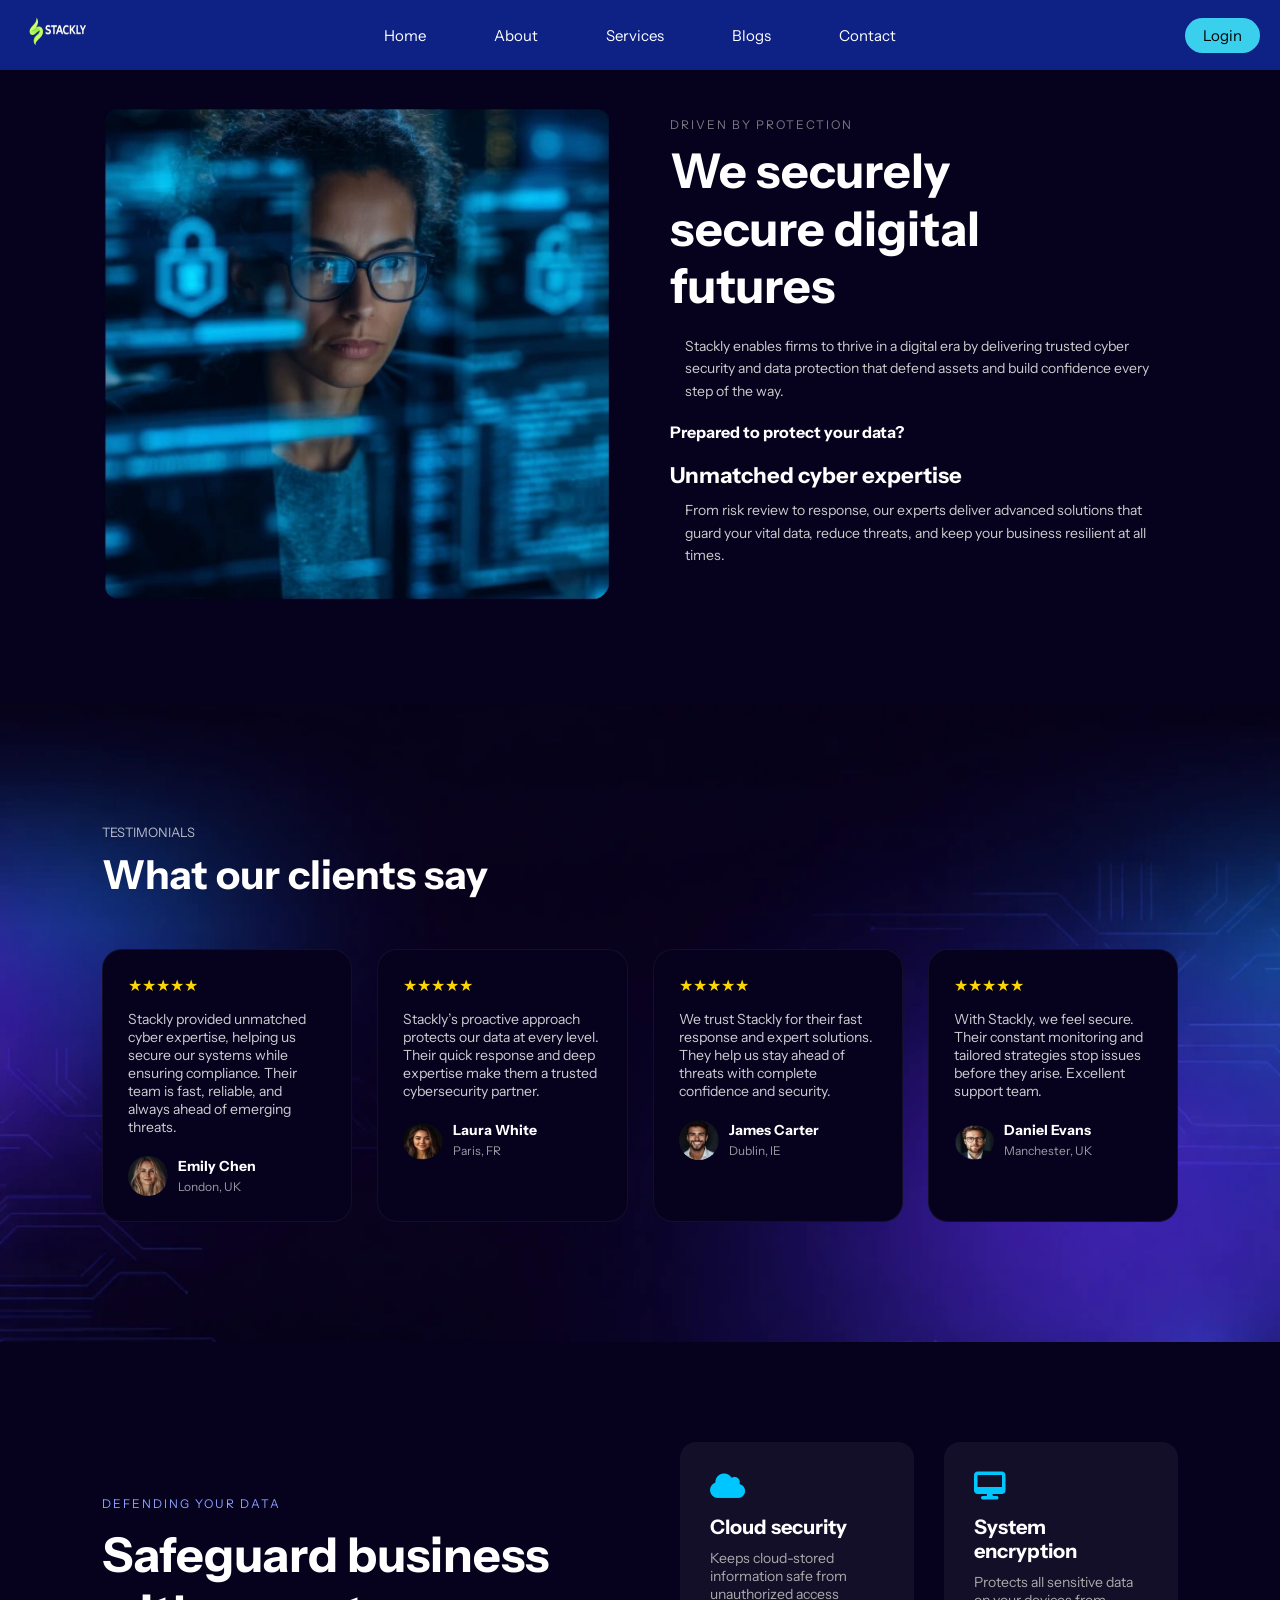
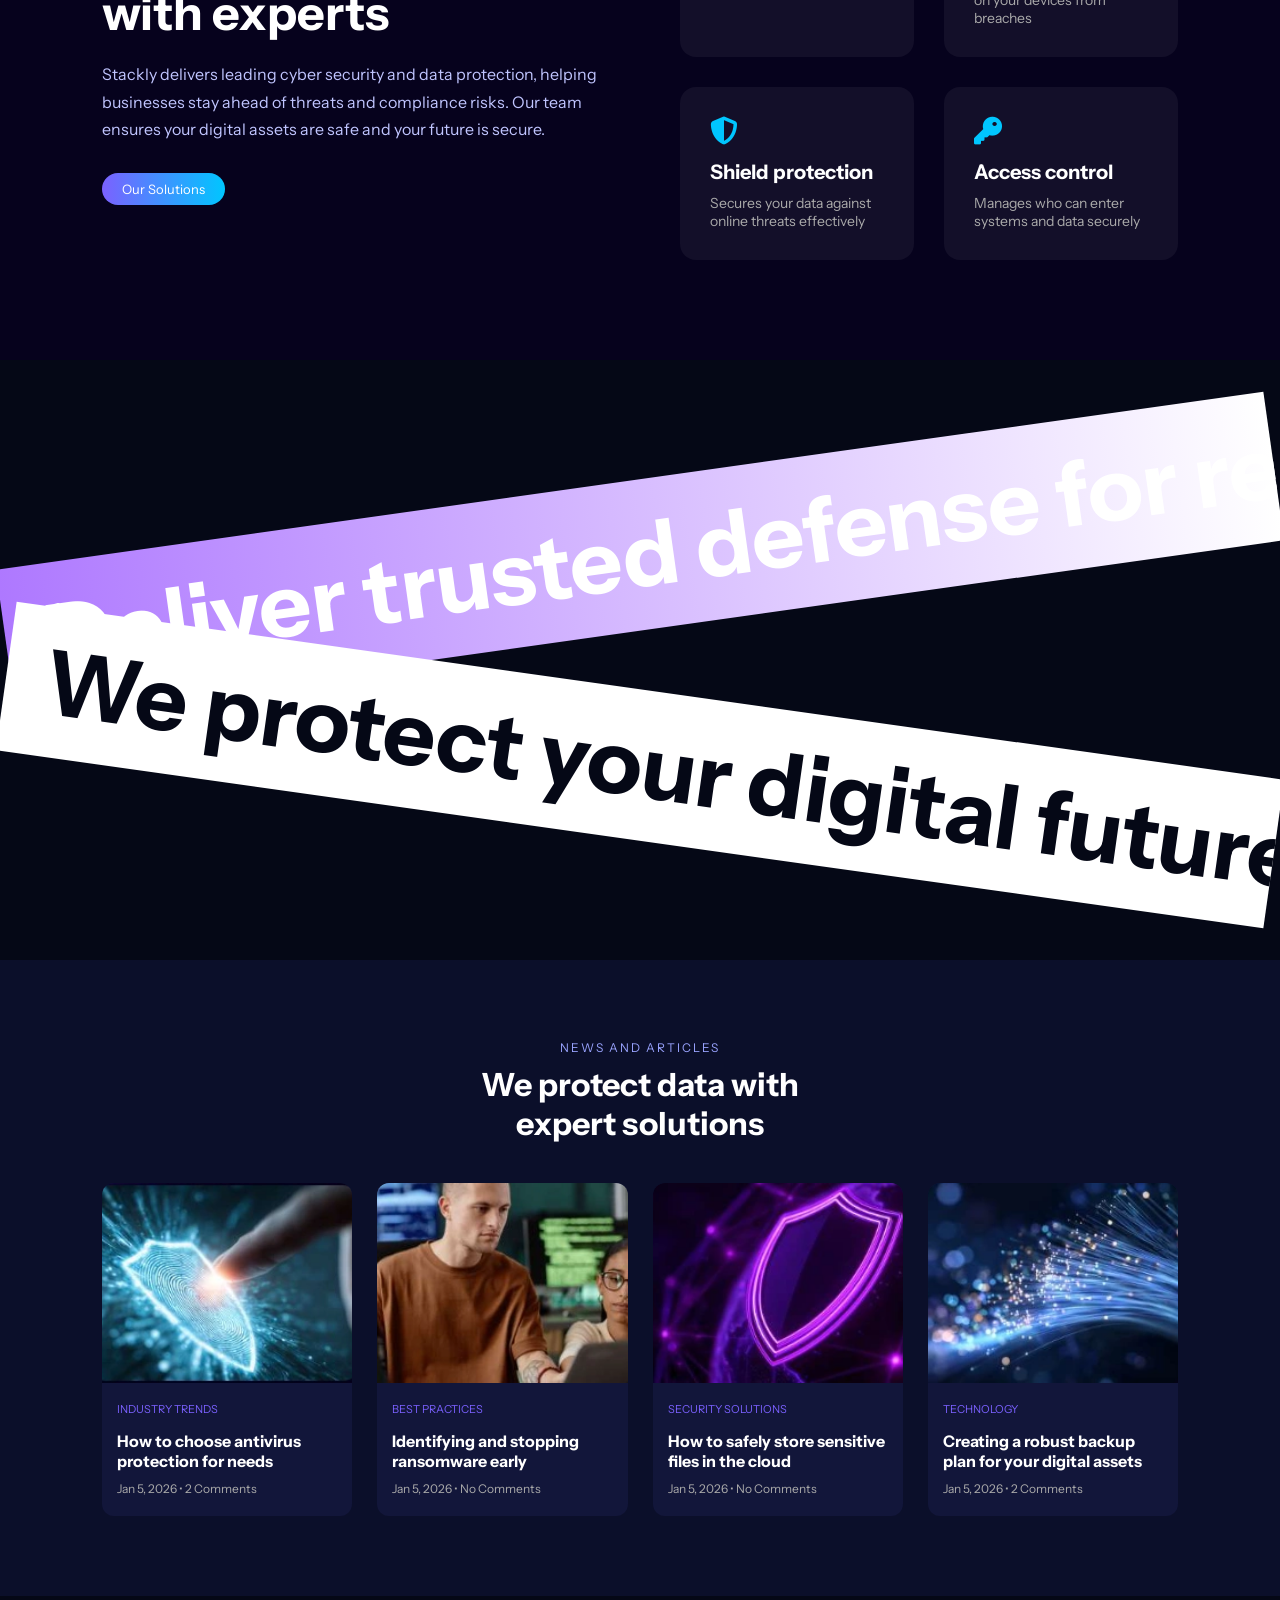
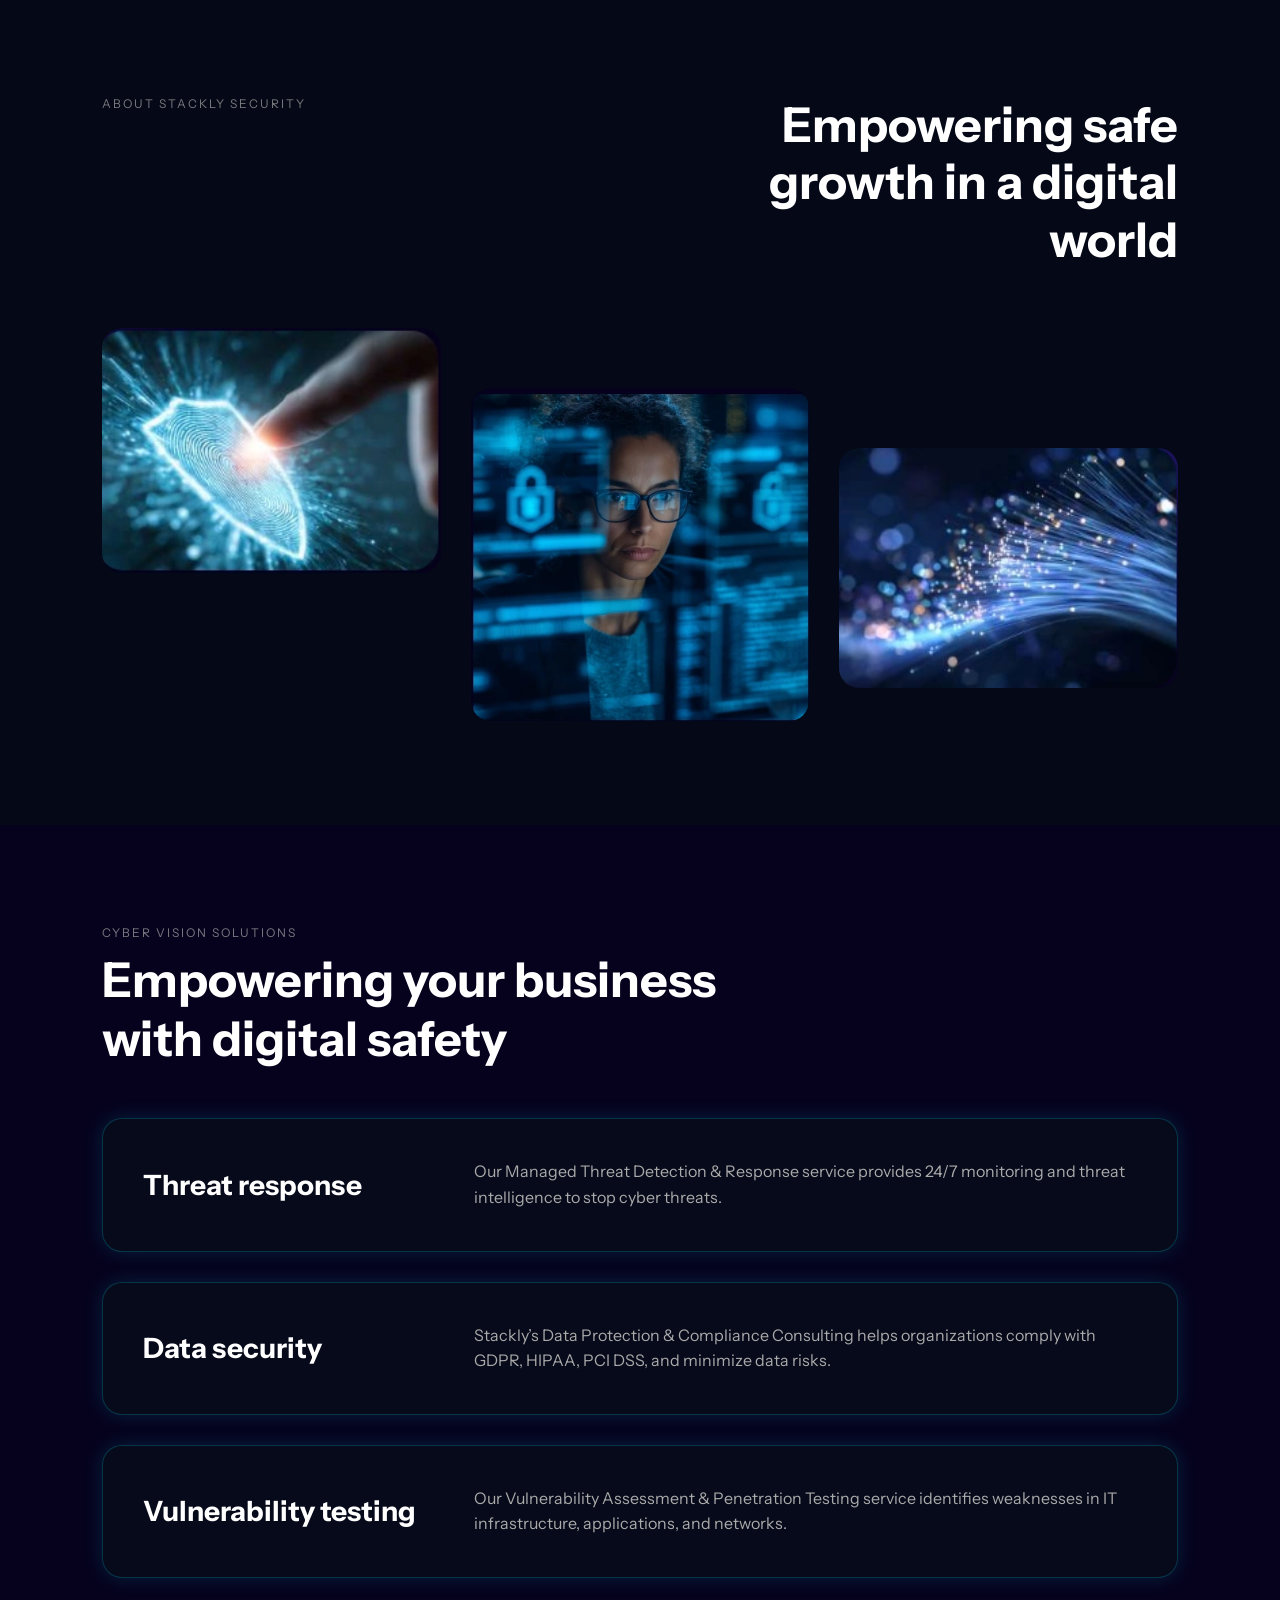
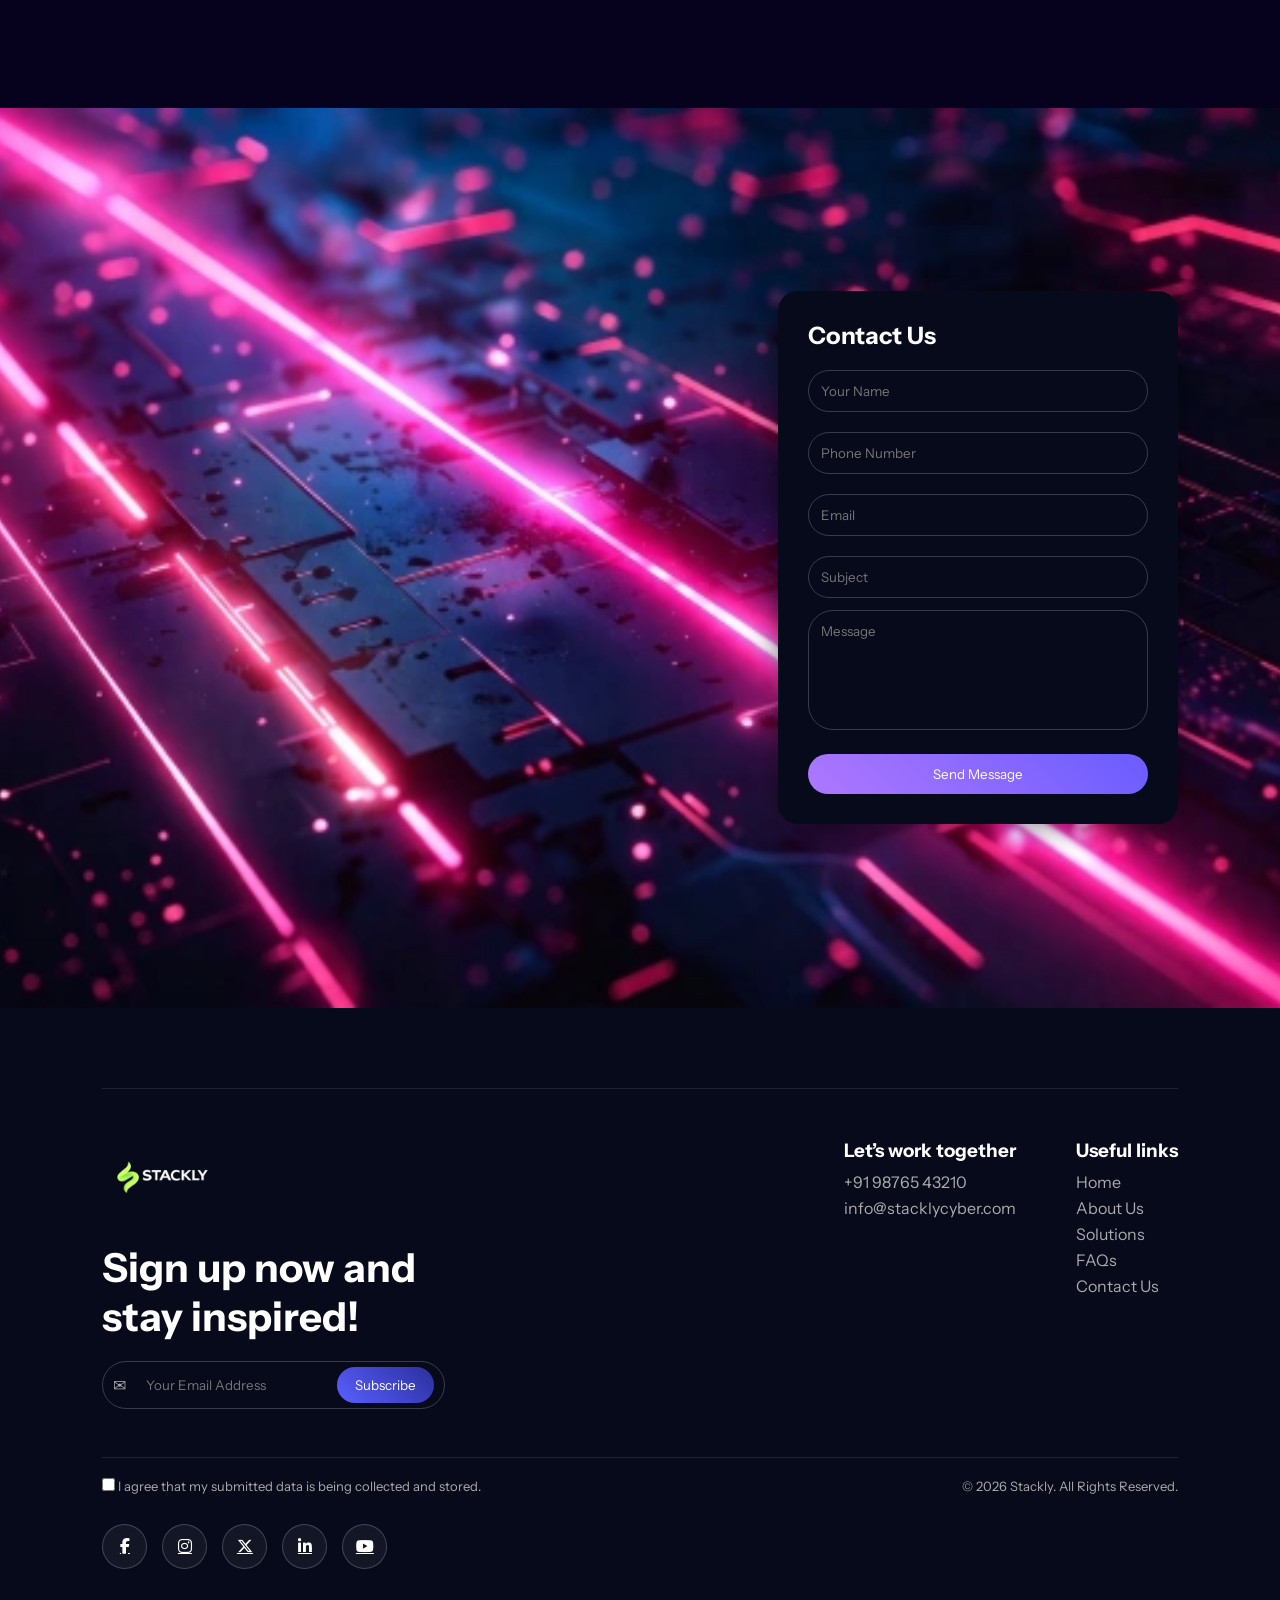
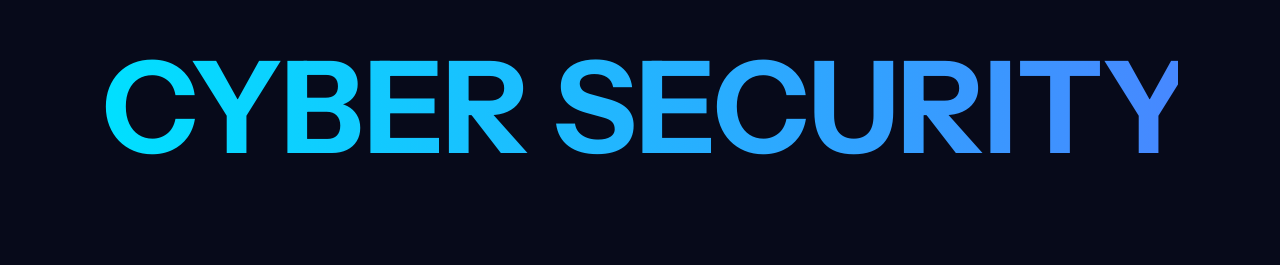
<file: about.html>
<!DOCTYPE html>
<html lang="en">
<head>
<meta charset="UTF-8">
<meta name="viewport" content="width=device-width, initial-scale=1.0">

<title>Stackly Cyber</title>

<link href="https://fonts.googleapis.com/css2?family=Instrument+Sans:wght@300;400;500;600;700&display=swap" rel="stylesheet">
<link rel="stylesheet" href="style.css">

<link rel="stylesheet" href="https://cdnjs.cloudflare.com/ajax/libs/font-awesome/6.5.0/css/all.min.css">
<!-- FONT AWESOME (Add in <head> if not added) -->
<link rel="stylesheet" href="https://cdnjs.cloudflare.com/ajax/libs/font-awesome/6.5.0/css/all.min.css">
<link rel="stylesheet" href="https://cdnjs.cloudflare.com/ajax/libs/font-awesome/6.5.0/css/all.min.css">

</head>


<body>

<!-- NAVBAR -->
<header class="navbar">
    <div class="nav-container">

    <div class="logo">
    <a href="index.html">
        <img src="images/loo.webp" alt="logo">
    </a>
</div>
        <!-- CENTER NAV -->
        <nav class="nav-links">
            <a href="index.html">Home</a>
            <a href="about.html">About</a>
            <a href="services.html">Services</a>
            <a href="blogs.html">Blogs</a>
            <a href="contact.html">Contact</a>
        </nav>

        <!-- RIGHT LOGIN -->
        <div class="login-btn">
            <a href="login.html">Login</a>
        </div>

        <!-- HAMBURGER -->
        <div class="menu-icon" id="menuIcon">☰</div>

    </div>
</header>

<!-- MOBILE MENU -->
<div class="mobile-menu" id="mobileMenu">
    <span class="close-btn" id="closeBtn">✕</span>

    <a href="index.html">Home</a>
    <a href="about.html">About</a>
    <a href="services.html">Services</a>
    <a href="blogs.html">Blogs</a>
    <a href="contact.html">Contact</a>
    <a href="login.html" class="mobile-login">Login</a>
</div>






<section class="about">

    <div class="about-container fade-in">

        <!-- LEFT IMAGE -->
        <div class="about-image">
            <img src="images/jj.webp" alt="About Image">
        </div>

        <!-- RIGHT CONTENT -->
        <div class="about-content">

            <p class="tag">DRIVEN BY PROTECTION</p>

            <h2>
                We securely <br>
                secure digital <br>
                futures
            </h2>

            <p class="desc">
                Stackly enables firms to thrive in a digital era by delivering trusted cyber security
                and data protection that defend assets and build confidence every step of the way.
            </p>

            <p class="highlight">
                Prepared to protect your data?
            </p>

            <h3>Unmatched cyber expertise</h3>

            <p class="desc">
                From risk review to response, our experts deliver advanced solutions that guard your
                vital data, reduce threats, and keep your business resilient at all times.
            </p>

        </div>

    </div>

</section>





<section class="testimonials-section fade-up">

    <p class="test-tag">TESTIMONIALS</p>

    <h2 class="test-title">What our clients say</h2>

    <div class="test-grid">

        <!-- CARD 1 -->
        <div class="test-card fade-up">
            <div class="stars">★★★★★</div>

            <p>
                Stackly provided unmatched cyber expertise, helping us secure our systems
                while ensuring compliance. Their team is fast, reliable, and always ahead
                of emerging threats.
            </p>

            <div class="client">
                <img src="images/pl (1).webp">
                <div>
                    <h4>Emily Chen</h4>
                    <span>London, UK</span>
                </div>
            </div>
        </div>

        <!-- CARD 2 -->
        <div class="test-card fade-up">
            <div class="stars">★★★★★</div>

            <p>
                Stackly’s proactive approach protects our data at every level. Their quick
                response and deep expertise make them a trusted cybersecurity partner.
            </p>

            <div class="client">
                <img src="images/pl (2).webp">
                <div>
                    <h4>Laura White</h4>
                    <span>Paris, FR</span>
                </div>
            </div>
        </div>

        <!-- CARD 3 -->
        <div class="test-card fade-up">
            <div class="stars">★★★★★</div>

            <p>
                We trust Stackly for their fast response and expert solutions. They help
                us stay ahead of threats with complete confidence and security.
            </p>

            <div class="client">
                <img src="images/pl (3).webp">
                <div>
                    <h4>James Carter</h4>
                    <span>Dublin, IE</span>
                </div>
            </div>
        </div>

        <!-- CARD 4 -->
        <div class="test-card fade-up">
            <div class="stars">★★★★★</div>

            <p>
                With Stackly, we feel secure. Their constant monitoring and tailored
                strategies stop issues before they arise. Excellent support team.
            </p>

            <div class="client">
                <img src="images/pl (4).webp">
                <div>
                    <h4>Daniel Evans</h4>
                    <span>Manchester, UK</span>
                </div>
            </div>
        </div>

    </div>

</section>
<section class="security-section">

    <div class="security-wrapper">

        <!-- LEFT -->
        <div class="security-content">
            <p class="security-tag">DEFENDING YOUR DATA</p>

            <h2 class="security-heading">
                Safeguard business <br> with experts
            </h2>

            <p class="security-text">
                Stackly delivers leading cyber security and data protection,
                helping businesses stay ahead of threats and compliance risks.
                Our team ensures your digital assets are safe and your future is secure.
            </p>

            <a href="404.html">
  <button class="security-btn">Our Solutions</button>
</a>
        </div>

        <!-- RIGHT -->
        <div class="security-cards">

            <div class="security-item">
                <i class="fas fa-cloud"></i>
                <h3>Cloud security</h3>
                <p>Keeps cloud-stored information safe from unauthorized access</p>
            </div>

            <div class="security-item">
                <i class="fas fa-desktop"></i>
                <h3>System encryption</h3>
                <p>Protects all sensitive data on your devices from breaches</p>
            </div>

            <div class="security-item">
                <i class="fas fa-shield-alt"></i>
                <h3>Shield protection</h3>
                <p>Secures your data against online threats effectively</p>
            </div>

            <div class="security-item">
                <i class="fas fa-key"></i>
                <h3>Access control</h3>
                <p>Manages who can enter systems and data securely</p>
            </div>

        </div>

    </div>

</section>

<section class="marquee-section">

    <!-- TOP STRIP -->
    <div class="marquee marquee-top">
        <div class="track">
            <span>
                Deliver trusted defense for resilience daily • Deliver trusted defense for resilience daily • 
            </span>
            <span>
                Deliver trusted defense for resilience daily • Deliver trusted defense for resilience daily • 
            </span>
        </div>
    </div>

    <!-- BOTTOM STRIP -->
    <div class="marquee marquee-bottom">
        <div class="track">
            <span>
                We protect your digital future • We protect your digital future • 
            </span>
            <span>
                We protect your digital future • We protect your digital future • 
            </span>
        </div>
    </div>

</section>


<section class="articles-section">

    <p class="articles-tag">NEWS AND ARTICLES</p>

    <h2 class="articles-title">
        We protect data with <br> expert solutions
    </h2>

    <div class="articles-grid">

        <!-- CARD 1 -->
        <div class="article-card">
            <img src="images/n (1).webp" alt="">
            <span class="article-category">INDUSTRY TRENDS</span>
            <h3>How to choose antivirus protection for needs</h3>
            <p class="article-meta">Jan 5, 2026 • 2 Comments</p>
        </div>

        <!-- CARD 2 -->
        <div class="article-card">
            <img src="images/n (2).webp" alt="">
            <span class="article-category">BEST PRACTICES</span>
            <h3>Identifying and stopping ransomware early</h3>
            <p class="article-meta">Jan 5, 2026 • No Comments</p>
        </div>

        <!-- CARD 3 -->
        <div class="article-card">
            <img src="images/n (3).webp" alt="">
            <span class="article-category">SECURITY SOLUTIONS</span>
            <h3>How to safely store sensitive files in the cloud</h3>
            <p class="article-meta">Jan 5, 2026 • No Comments</p>
        </div>

        <!-- CARD 4 -->
        <div class="article-card">
            <img src="images/n (4).webp" alt="">
            <span class="article-category">TECHNOLOGY</span>
            <h3>Creating a robust backup plan for your digital assets</h3>
            <p class="article-meta">Jan 5, 2026 • 2 Comments</p>
        </div>

    </div>

</section>


<section class="solutions">

    <!-- TOP -->
    <div class="solutions-top">
        <p class="tag">ABOUT STACKLY SECURITY</p>

        <h2>
            Empowering safe <br>
            growth in a digital <br>
            world
        </h2>
    </div>

    <!-- IMAGES -->
    <div class="solutions-images">

        <div class="img-box img1">
            <img src="images/n (1).webp" alt="">
        </div>

        <div class="img-box img2">
            <img src="images/jj.webp" alt="">
        </div>

        <div class="img-box img3">
            <img src="images/n (4).webp" alt="">
        </div>

    </div>

</section>



<section class="solutions-list">

    <p class="tag">CYBER VISION SOLUTIONS</p>

    <h2>
        Empowering your business <br>
        with digital safety
    </h2>

    <!-- CARD 1 -->
    <div class="solution-card">
        <h3>Threat response</h3>
        <p>
            Our Managed Threat Detection & Response service provides 24/7 monitoring
            and threat intelligence to stop cyber threats.
        </p>
    </div>

    <!-- CARD 2 -->
    <div class="solution-card">
        <h3>Data security</h3>
        <p>
            Stackly’s Data Protection & Compliance Consulting helps organizations
            comply with GDPR, HIPAA, PCI DSS, and minimize data risks.
        </p>
    </div>

    <!-- CARD 3 -->
    <div class="solution-card">
        <h3>Vulnerability testing</h3>
        <p>
            Our Vulnerability Assessment & Penetration Testing service identifies
            weaknesses in IT infrastructure, applications, and networks.
        </p>
    </div>

</section>



<section class="contact">

    <!-- LEFT BG (you add image in CSS) -->
    <div class="contact-overlay"></div>

    <!-- FORM --><div class="contact-box">

    <h2>Contact Us</h2>

    <input type="text" id="name" placeholder="Your Name">
    <p class="error" id="nameError"></p>

    <input type="text" id="phone" placeholder="Phone Number">
    <p class="error" id="phoneError"></p>

    <input type="text" id="email" placeholder="Email">
    <p class="error" id="emailError"></p>

    <input type="text" id="subject" placeholder="Subject">

    <textarea id="message" placeholder="Message"></textarea>

    <p class="error" id="formError"></p>

    <button type="button" id="sendBtn">Send Message</button>

</div>
</section>

<script>

document.addEventListener("DOMContentLoaded", () => {

    const nameInput = document.getElementById("name");
    const phoneInput = document.getElementById("phone");
    const emailInput = document.getElementById("email");
    const subjectInput = document.getElementById("subject");
    const messageInput = document.getElementById("message");

    const sendBtn = document.getElementById("sendBtn");

    const nameError = document.getElementById("nameError");
    const phoneError = document.getElementById("phoneError");
    const emailError = document.getElementById("emailError");
    const formError = document.getElementById("formError");

    /* NAME → ONLY LETTERS */
    nameInput.addEventListener("input", () => {
        nameInput.value = nameInput.value.replace(/[^a-zA-Z\s]/g, "");
    });

    /* PHONE → ONLY NUMBERS (MAX 10) */
    phoneInput.addEventListener("input", () => {
        phoneInput.value = phoneInput.value.replace(/\D/g, "").slice(0, 10);
    });

    /* EMAIL → ALLOW VALID CHARACTERS */
    emailInput.addEventListener("input", () => {
        emailInput.value = emailInput.value.replace(/[^a-zA-Z0-9@._]/g, "");
    });

    function isValidEmail(email) {
        return /^[^\s@]+@[^\s@]+\.[^\s@]+$/.test(email);
    }

    sendBtn.addEventListener("click", () => {

        let valid = true;

        nameError.textContent = "";
        phoneError.textContent = "";
        emailError.textContent = "";
        formError.textContent = "";

        if (nameInput.value.trim() === "") {
            nameError.textContent = "Enter your name";
            valid = false;
        }

        if (phoneInput.value.length !== 10) {
            phoneError.textContent = "Enter 10 digit number";
            valid = false;
        }

        if (!isValidEmail(emailInput.value)) {
            emailError.textContent = "Enter valid email";
            valid = false;
        }

        if (subjectInput.value.trim() === "" || messageInput.value.trim() === "") {
            formError.textContent = "Fill all fields";
            valid = false;
        }

        if (valid) {
            formError.style.color = "lightgreen";
            formError.textContent = "Message Sent Successfully 🚀";
        }

    });

});

   </script>




<section class="footer">

    <div class="footer-line"></div>

    <div class="footer-container">

        <!-- LEFT -->
        <div class="footer-left">
<div class="footer-logo">
    <a href="index.html">
        <img src="images/loo.webp" alt="Stackly">
    </a>
</div>

            <h2>Sign up now and <br> stay inspired!</h2>

            <div class="subscribe-box">
                <span class="mail-icon">✉</span>
                <input type="email" id="email" placeholder="Your Email Address">
                <button id="subscribeBtn">Subscribe</button>
            </div>

            <p class="error-msg" id="errorMsg"></p>

        </div>

        <!-- RIGHT -->
        <div class="footer-right">

            <div class="footer-col">
                <h3>Let’s work together</h3>
                <p>+91 98765 43210</p>
                <p>info@stacklycyber.com</p>
            </div>

            <div class="footer-col">
                <h3>Useful links</h3>
                <a href="index.html">Home</a>
                <a href="about.html">About Us</a>
                <a href="404.html">Solutions</a>
                <a href="404.html">FAQs</a>
                <a href="contact.html">Contact Us</a>
            </div>

        </div>

    </div>

    <!-- ✅ FIXED ROW (Checkbox LEFT + Copyright RIGHT) -->
    <div class="footer-bottom">

        <div class="bottom-left">
            <label class="checkbox">
                <input type="checkbox" id="agree">
                I agree that my submitted data is being collected and stored.
            </label>
        </div>

        <div class="bottom-right">
            <p class="copyright">© 2026 Stackly. All Rights Reserved.</p>
        </div>

    </div>

    <!-- SOCIAL ICONS -->
    <div class="socials">
        <a href="404.html"><i class="fab fa-facebook-f"></i></a>
        <a href="404.html"><i class="fab fa-instagram"></i></a>
        <a href="404.html"><i class="fab fa-x-twitter"></i></a>
        <a href="404.html"><i class="fab fa-linkedin-in"></i></a>
        <a href="404.html"><i class="fab fa-youtube"></i></a>
    </div>

    <!-- CYBER TEXT -->
    <div class="cyber-footer-text">
        CYBER SECURITY
    </div>

</section>


<script src="main.js"></script>

</body>
</html>
</file>
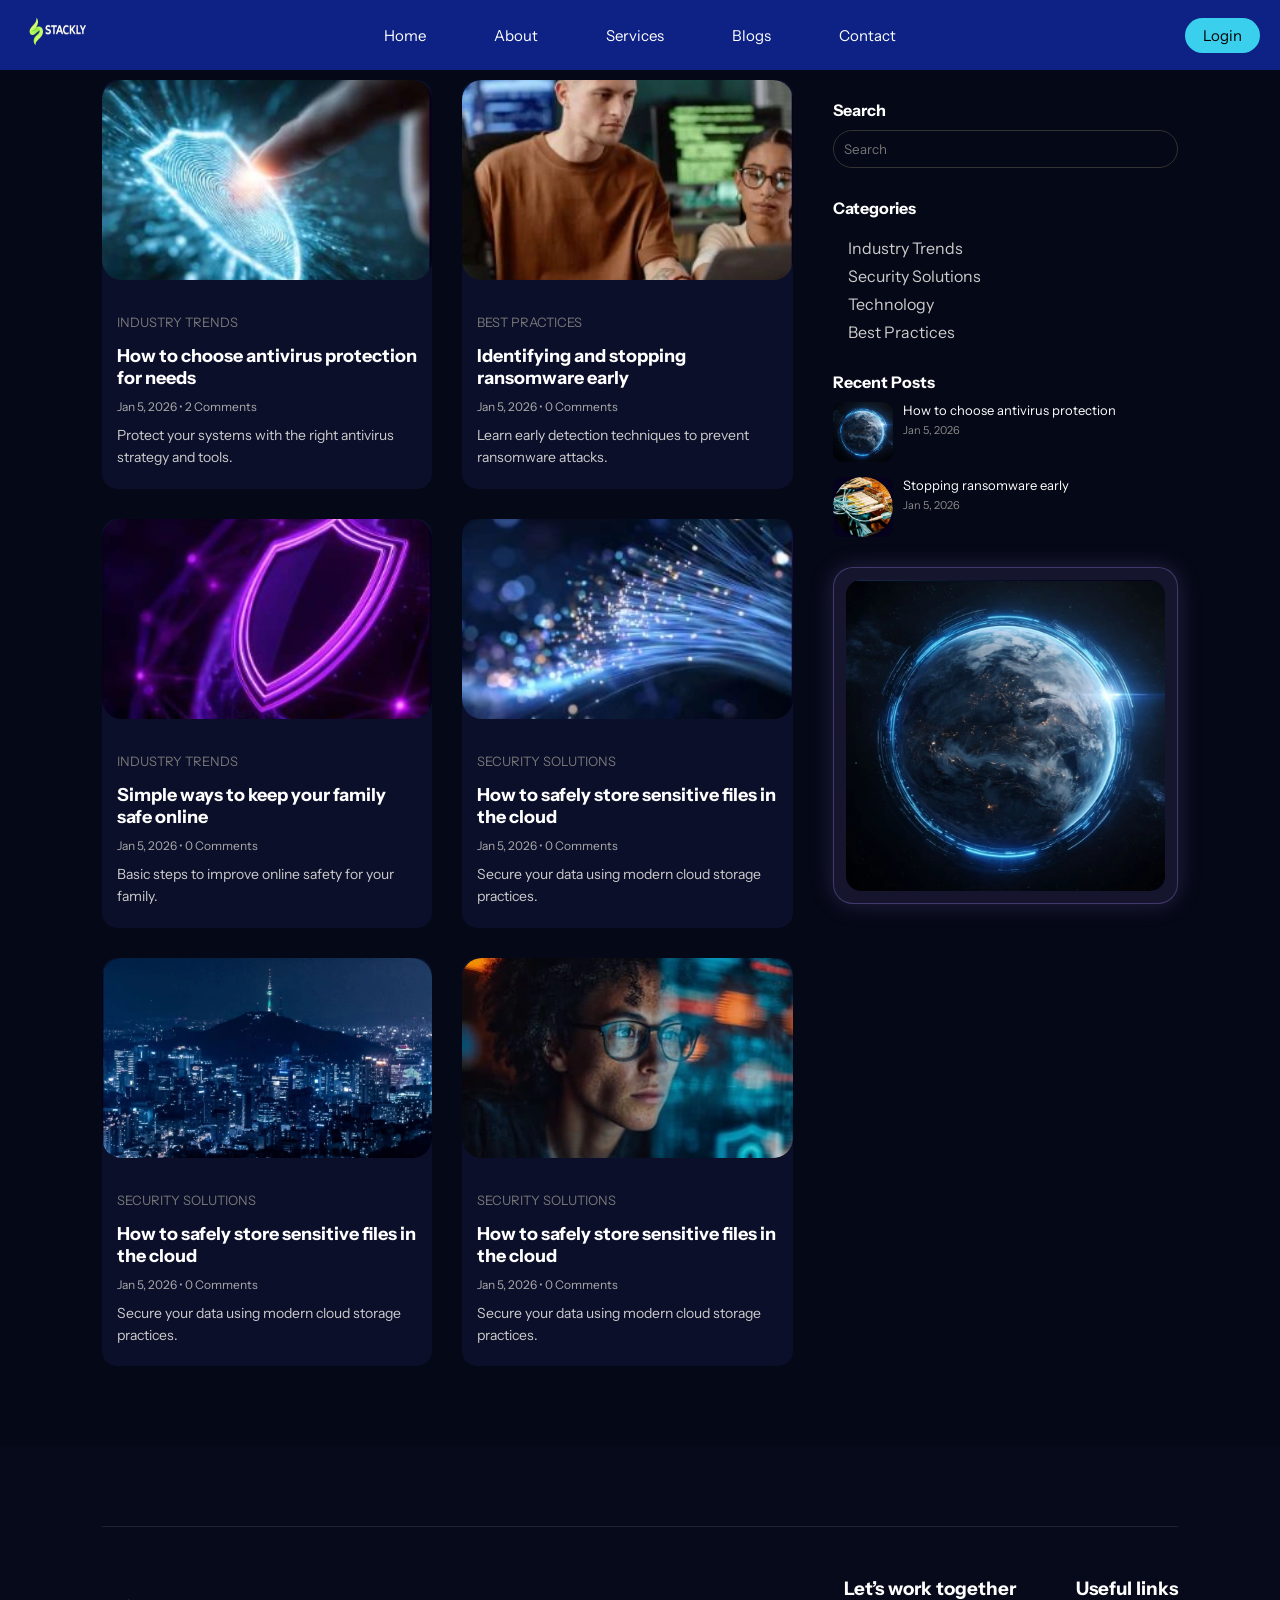
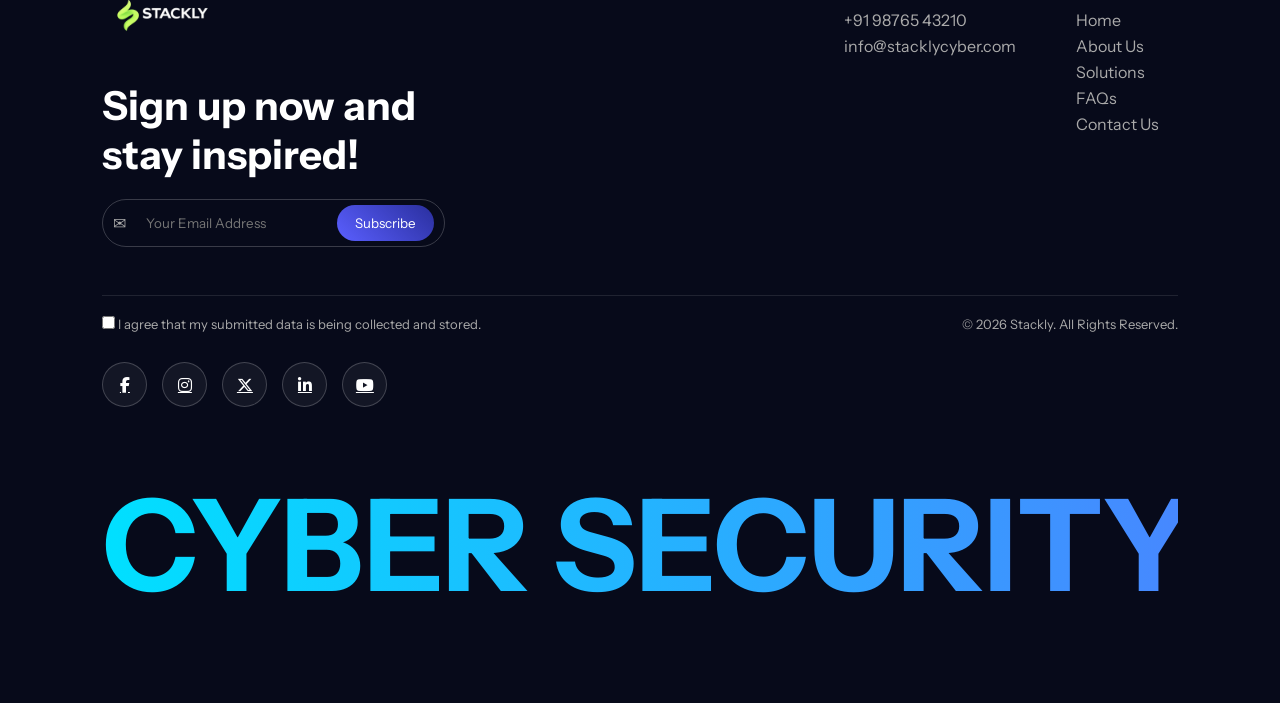
<file: blogs.html>
<!DOCTYPE html>
<html lang="en">
<head>
<meta charset="UTF-8">
<meta name="viewport" content="width=device-width, initial-scale=1.0">

<title>Stackly Cyber</title>

<link href="https://fonts.googleapis.com/css2?family=Instrument+Sans:wght@300;400;500;600;700&display=swap" rel="stylesheet">
<link rel="stylesheet" href="style.css">

<link rel="stylesheet" href="https://cdnjs.cloudflare.com/ajax/libs/font-awesome/6.5.0/css/all.min.css">
<!-- FONT AWESOME (Add in <head> if not added) -->
<link rel="stylesheet" href="https://cdnjs.cloudflare.com/ajax/libs/font-awesome/6.5.0/css/all.min.css">
<link rel="stylesheet" href="https://cdnjs.cloudflare.com/ajax/libs/font-awesome/6.5.0/css/all.min.css">

</head>


<body>

<!-- NAVBAR -->
<header class="navbar">
    <div class="nav-container">
<div class="logo">
    <a href="index.html">
        <img src="images/loo.webp" alt="logo">
    </a>
</div>

        <!-- CENTER NAV -->
        <nav class="nav-links">
            <a href="index.html">Home</a>
            <a href="about.html">About</a>
            <a href="services.html">Services</a>
            <a href="blogs.html">Blogs</a>
            <a href="contact.html">Contact</a>
        </nav>

        <!-- RIGHT LOGIN -->
        <div class="login-btn">
            <a href="login.html">Login</a>
        </div>

        <!-- HAMBURGER -->
        <div class="menu-icon" id="menuIcon">☰</div>

    </div>
</header>

<!-- MOBILE MENU -->
<div class="mobile-menu" id="mobileMenu">
    <span class="close-btn" id="closeBtn">✕</span>

    <a href="index.html">Home</a>
    <a href="about.html">About</a>
    <a href="services.html">Services</a>
    <a href="blogs.html">Blogs</a>
    <a href="contact.html">Contact</a>
    <a href="login.html" class="mobile-login">Login</a>
</div>




<section class="blog-section">

    <div class="blog-container">

        <!-- LEFT BLOG GRID -->
        <div class="blog-grid">

            <!-- CARD 1 -->
            <div class="blog-card">
                <img src="images/n (1).webp" alt="">
                <span class="category">INDUSTRY TRENDS</span>
                <h3>How to choose antivirus protection for needs</h3>
                <p class="meta">Jan 5, 2026 • 2 Comments</p>
                <p class="desc">Protect your systems with the right antivirus strategy and tools.</p>
            </div>

            <!-- CARD 2 -->
            <div class="blog-card">
                <img src="images/n (2).webp" alt="">
                <span class="category">BEST PRACTICES</span>
                <h3>Identifying and stopping ransomware early</h3>
                <p class="meta">Jan 5, 2026 • 0 Comments</p>
                <p class="desc">Learn early detection techniques to prevent ransomware attacks.</p>
            </div>

            <!-- CARD 3 -->
            <div class="blog-card">
                <img src="images/n (3).webp" alt="">
                <span class="category">INDUSTRY TRENDS</span>
                <h3>Simple ways to keep your family safe online</h3>
                <p class="meta">Jan 5, 2026 • 0 Comments</p>
                <p class="desc">Basic steps to improve online safety for your family.</p>
            </div>

            <!-- CARD 4 -->
            <div class="blog-card">
                <img src="images/n (4).webp" alt="">
                <span class="category">SECURITY SOLUTIONS</span>
                <h3>How to safely store sensitive files in the cloud</h3>
                <p class="meta">Jan 5, 2026 • 0 Comments</p>
                <p class="desc">Secure your data using modern cloud storage practices.</p>
            </div>


            
            <!-- CARD 4 -->
            <div class="blog-card">
                <img src="images/b.webp" alt="">
                <span class="category">SECURITY SOLUTIONS</span>
                <h3>How to safely store sensitive files in the cloud</h3>
                <p class="meta">Jan 5, 2026 • 0 Comments</p>
                <p class="desc">Secure your data using modern cloud storage practices.</p>
            </div>



            
            <!-- CARD 4 -->
            <div class="blog-card">
                <img src="images/h1 (1).webp" alt="">
                <span class="category">SECURITY SOLUTIONS</span>
                <h3>How to safely store sensitive files in the cloud</h3>
                <p class="meta">Jan 5, 2026 • 0 Comments</p>
                <p class="desc">Secure your data using modern cloud storage practices.</p>
            </div>

        </div>

        <!-- RIGHT SIDEBAR -->
        <div class="blog-sidebar">

            <!-- SEARCH -->
            <div class="sidebar-box">
                <h4>Search</h4>
                <input type="text" placeholder="Search">
            </div>

            <!-- CATEGORIES -->
            <div class="sidebar-box">
                <h4>Categories</h4>
                <ul>
                    <li>Industry Trends</li>
                    <li>Security Solutions</li>
                    <li>Technology</li>
                    <li>Best Practices</li>
                </ul>
            </div>

            <!-- RECENT POSTS -->
            <div class="sidebar-box">
                <h4>Recent Posts</h4>

                <div class="recent-post">
                    <img src="images/earth2.webp">
                    <div>
                        <p>How to choose antivirus protection</p>
                        <span>Jan 5, 2026</span>
                    </div>
                </div>

                <div class="recent-post">
                    <img src="images/ll (1).webp">
                    <div>
                        <p>Stopping ransomware early</p>
                        <span>Jan 5, 2026</span>
                    </div>
                </div>

            </div>




            <div class="sidebar-box">

    <!-- IMAGE CARD START -->
    <div class="sidebar-image-card">

        <img src="images/earth2.webp" alt="Right Image">

    </div>
    <!-- IMAGE CARD END -->

</div>
        </div>

    </div>


</section>






<section class="footer">

    <div class="footer-line"></div>

    <div class="footer-container">

        <!-- LEFT -->
        <div class="footer-left">
<div class="footer-logo">
    <a href="index.html">
        <img src="images/loo.webp" alt="Stackly">
    </a>
</div>

            <h2>Sign up now and <br> stay inspired!</h2>

            <div class="subscribe-box">
                <span class="mail-icon">✉</span>
                <input type="email" id="email" placeholder="Your Email Address">
                <button id="subscribeBtn">Subscribe</button>
            </div>

            <p class="error-msg" id="errorMsg"></p>

        </div>

        <!-- RIGHT -->
        <div class="footer-right">

            <div class="footer-col">
                <h3>Let’s work together</h3>
                <p>+91 98765 43210</p>
                <p>info@stacklycyber.com</p>
            </div>

            <div class="footer-col">
                <h3>Useful links</h3>
                <a href="index.html">Home</a>
                <a href="about.html">About Us</a>
                <a href="404.html">Solutions</a>
                <a href="404.html">FAQs</a>
                <a href="contact.html">Contact Us</a>
            </div>

        </div>

    </div>

    <!-- ✅ FIXED ROW (Checkbox LEFT + Copyright RIGHT) -->
    <div class="footer-bottom">

        <div class="bottom-left">
            <label class="checkbox">
                <input type="checkbox" id="agree">
                I agree that my submitted data is being collected and stored.
            </label>
        </div>

        <div class="bottom-right">
            <p class="copyright">© 2026 Stackly. All Rights Reserved.</p>
        </div>

    </div>

    <!-- SOCIAL ICONS -->
    <div class="socials">
        <a href="404.html"><i class="fab fa-facebook-f"></i></a>
        <a href="404.html"><i class="fab fa-instagram"></i></a>
        <a href="404.html"><i class="fab fa-x-twitter"></i></a>
        <a href="404.html"><i class="fab fa-linkedin-in"></i></a>
        <a href="404.html"><i class="fab fa-youtube"></i></a>
    </div>

    <!-- CYBER TEXT -->
    <div class="cyber-footer-text">
        CYBER SECURITY
    </div>

</section>


<script src="main.js"></script>

</body>
</html>
</file>
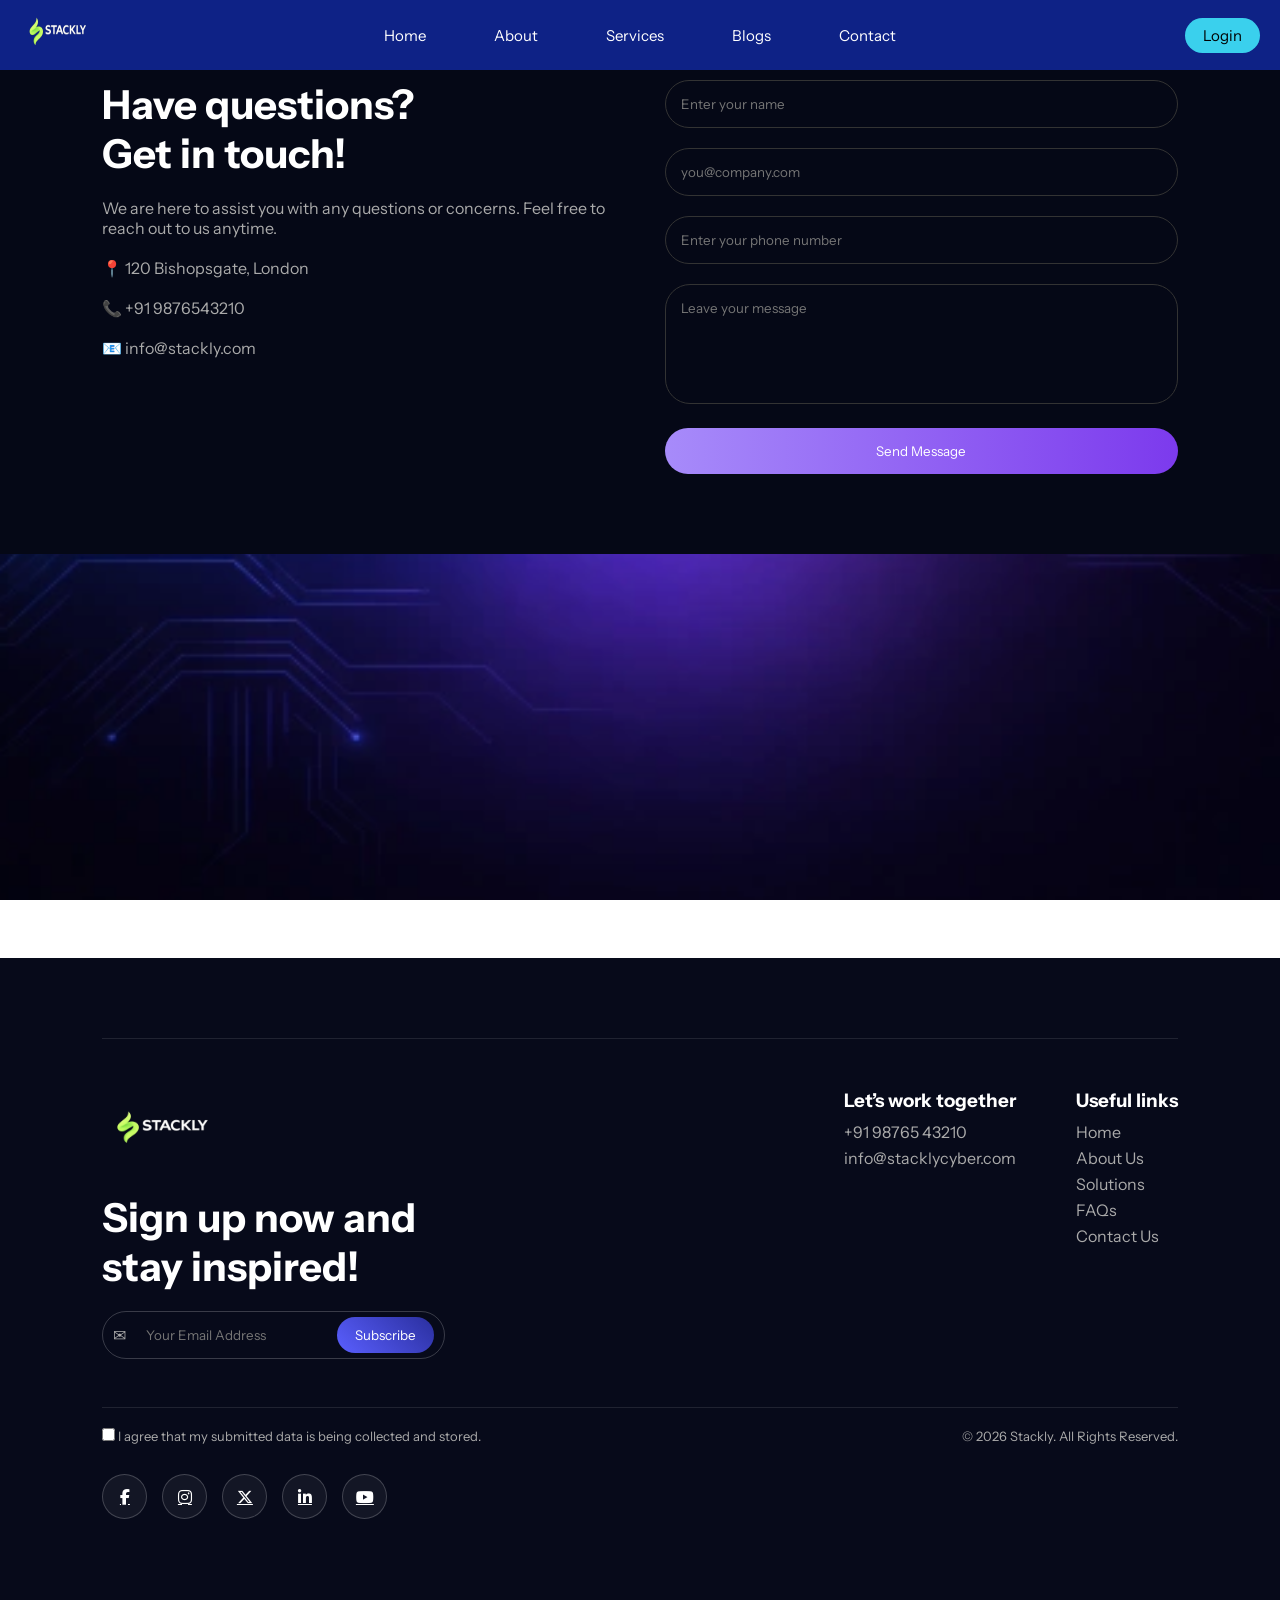
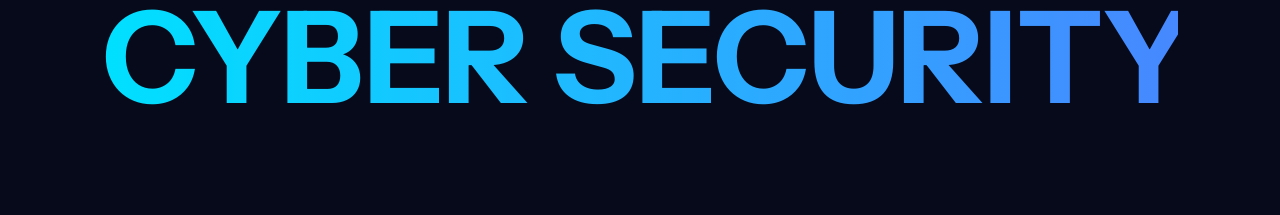
<file: contact.html>
<!DOCTYPE html>
<html lang="en">
<head>
<meta charset="UTF-8">
<meta name="viewport" content="width=device-width, initial-scale=1.0">

<title>Stackly Cyber</title>

<link href="https://fonts.googleapis.com/css2?family=Instrument+Sans:wght@300;400;500;600;700&display=swap" rel="stylesheet">
<link rel="stylesheet" href="style.css">

<link rel="stylesheet" href="https://cdnjs.cloudflare.com/ajax/libs/font-awesome/6.5.0/css/all.min.css">
<!-- FONT AWESOME (Add in <head> if not added) -->
<link rel="stylesheet" href="https://cdnjs.cloudflare.com/ajax/libs/font-awesome/6.5.0/css/all.min.css">
<link rel="stylesheet" href="https://cdnjs.cloudflare.com/ajax/libs/font-awesome/6.5.0/css/all.min.css">

</head>


<body>

<!-- NAVBAR -->
<header class="navbar">
    <div class="nav-container">
<div class="logo">
    <a href="index.html">
        <img src="images/loo.webp" alt="logo">
    </a>
</div>
        <!-- CENTER NAV -->
        <nav class="nav-links">
            <a href="index.html">Home</a>
            <a href="about.html">About</a>
            <a href="services.html">Services</a>
            <a href="blogs.html">Blogs</a>
            <a href="contact.html">Contact</a>
        </nav>

        <!-- RIGHT LOGIN -->
        <div class="login-btn">
            <a href="login.html">Login</a>
        </div>

        <!-- HAMBURGER -->
        <div class="menu-icon" id="menuIcon">☰</div>

    </div>
</header>

<!-- MOBILE MENU -->
<div class="mobile-menu" id="mobileMenu">
    <span class="close-btn" id="closeBtn">✕</span>

    <a href="index.html">Home</a>
    <a href="about.html">About</a>
    <a href="services.html">Services</a>
    <a href="blogs.html">Blogs</a>
    <a href="contact.html">Contact</a>
    <a href="login.html" class="mobile-login">Login</a>
</div>


<section class="contact-section">

    <div class="contact-container">

        <!-- LEFT CONTENT -->
        <div class="contact-left">
            <h2>Have questions?<br>Get in touch!</h2>

            <p>
                We are here to assist you with any questions or concerns.
                Feel free to reach out to us anytime.
            </p>

            <div class="info">
                <p>📍 120 Bishopsgate, London</p>
                <p>📞 +91 9876543210</p>
                <p>📧 info@stackly.com</p>
            </div>
        </div>

        <!-- RIGHT FORM -->
        <div class="contact-form">

            <div class="input-group">
                <input type="text" id="name" placeholder="Enter your name">
                <span id="nameError" class="error"></span>
            </div>

            <div class="input-group">
                <input type="text" id="email" placeholder="you@company.com">
                <span id="emailError" class="error"></span>
            </div>

            <div class="input-group">
                <input type="text" id="phone" placeholder="Enter your phone number">
                <span id="phoneError" class="error"></span>
            </div>

            <div class="input-group">
                <textarea id="message" placeholder="Leave your message"></textarea>
                <span id="msgError" class="error"></span>
            </div>

            <button id="sendBtn">Send Message</button>

        </div>

    </div>

</section>


<script>

    

const nameInput = document.getElementById("name");
const emailInput = document.getElementById("email");
const phoneInput = document.getElementById("phone");
const messageInput = document.getElementById("message");

const nameError = document.getElementById("nameError");
const emailError = document.getElementById("emailError");
const phoneError = document.getElementById("phoneError");
const msgError = document.getElementById("msgError");

/* NAME → ONLY TEXT */
nameInput.addEventListener("input", () => {
    nameInput.value = nameInput.value.replace(/[^a-zA-Z\s]/g, "");
});

/* PHONE → ONLY NUMBER (MAX 10) */
phoneInput.addEventListener("input", () => {
    phoneInput.value = phoneInput.value.replace(/\D/g, "").slice(0, 10);
});

/* EMAIL VALID */
function isValidEmail(email) {
    return /^[^\s@]+@[^\s@]+\.[^\s@]+$/.test(email);
}

/* SUBMIT */
document.getElementById("sendBtn").addEventListener("click", () => {

    let valid = true;

    // NAME
    if (nameInput.value.trim() === "") {
        nameError.textContent = "Enter your name";
        valid = false;
    } else {
        nameError.textContent = "";
    }

    // EMAIL
    if (!isValidEmail(emailInput.value)) {
        emailError.textContent = "Enter valid email";
        valid = false;
    } else {
        emailError.textContent = "";
    }

    // PHONE
    if (phoneInput.value.length !== 10) {
        phoneError.textContent = "Enter 10 digit number";
        valid = false;
    } else {
        phoneError.textContent = "";
    }

    // MESSAGE
    if (messageInput.value.trim() === "") {
        msgError.textContent = "Enter message";
        valid = false;
    } else {
        msgError.textContent = "";
    }

    if (valid) {
        alert("Message Sent 🚀");
    }

});
</script>







<iframe 
    src="https://www.google.com/maps?q=Madhapur,Hyderabad&output=embed"
    width="100%" 
    height="400" 
    style="border:0; border-radius:15px;"
    allowfullscreen=""
    loading="lazy">
</iframe>



<section class="footer">

    <div class="footer-line"></div>

    <div class="footer-container">

        <!-- LEFT -->
        <div class="footer-left">
<div class="footer-logo">
    <a href="index.html">
        <img src="images/loo.webp" alt="Stackly">
    </a>
</div>

            <h2>Sign up now and <br> stay inspired!</h2>

            <div class="subscribe-box">
                <span class="mail-icon">✉</span>
                <input type="email" id="email" placeholder="Your Email Address">
                <button id="subscribeBtn">Subscribe</button>
            </div>

            <p class="error-msg" id="errorMsg"></p>

        </div>

        <!-- RIGHT -->
        <div class="footer-right">

            <div class="footer-col">
                <h3>Let’s work together</h3>
                <p>+91 98765 43210</p>
                <p>info@stacklycyber.com</p>
            </div>

            <div class="footer-col">
                <h3>Useful links</h3>
                <a href="index.html">Home</a>
                <a href="about.html">About Us</a>
                <a href="404.html">Solutions</a>
                <a href="404.html">FAQs</a>
                <a href="contact.html">Contact Us</a>
            </div>

        </div>

    </div>

    <!-- ✅ FIXED ROW (Checkbox LEFT + Copyright RIGHT) -->
    <div class="footer-bottom">

        <div class="bottom-left">
            <label class="checkbox">
                <input type="checkbox" id="agree">
                I agree that my submitted data is being collected and stored.
            </label>
        </div>

        <div class="bottom-right">
            <p class="copyright">© 2026 Stackly. All Rights Reserved.</p>
        </div>

    </div>

    <!-- SOCIAL ICONS -->
    <div class="socials">
        <a href="404.html"><i class="fab fa-facebook-f"></i></a>
        <a href="404.html"><i class="fab fa-instagram"></i></a>
        <a href="404.html"><i class="fab fa-x-twitter"></i></a>
        <a href="404.html"><i class="fab fa-linkedin-in"></i></a>
        <a href="404.html"><i class="fab fa-youtube"></i></a>
    </div>

    <!-- CYBER TEXT -->
    <div class="cyber-footer-text">
        CYBER SECURITY
    </div>

</section>


<script src="main.js"></script>

</body>
</html>
</file>
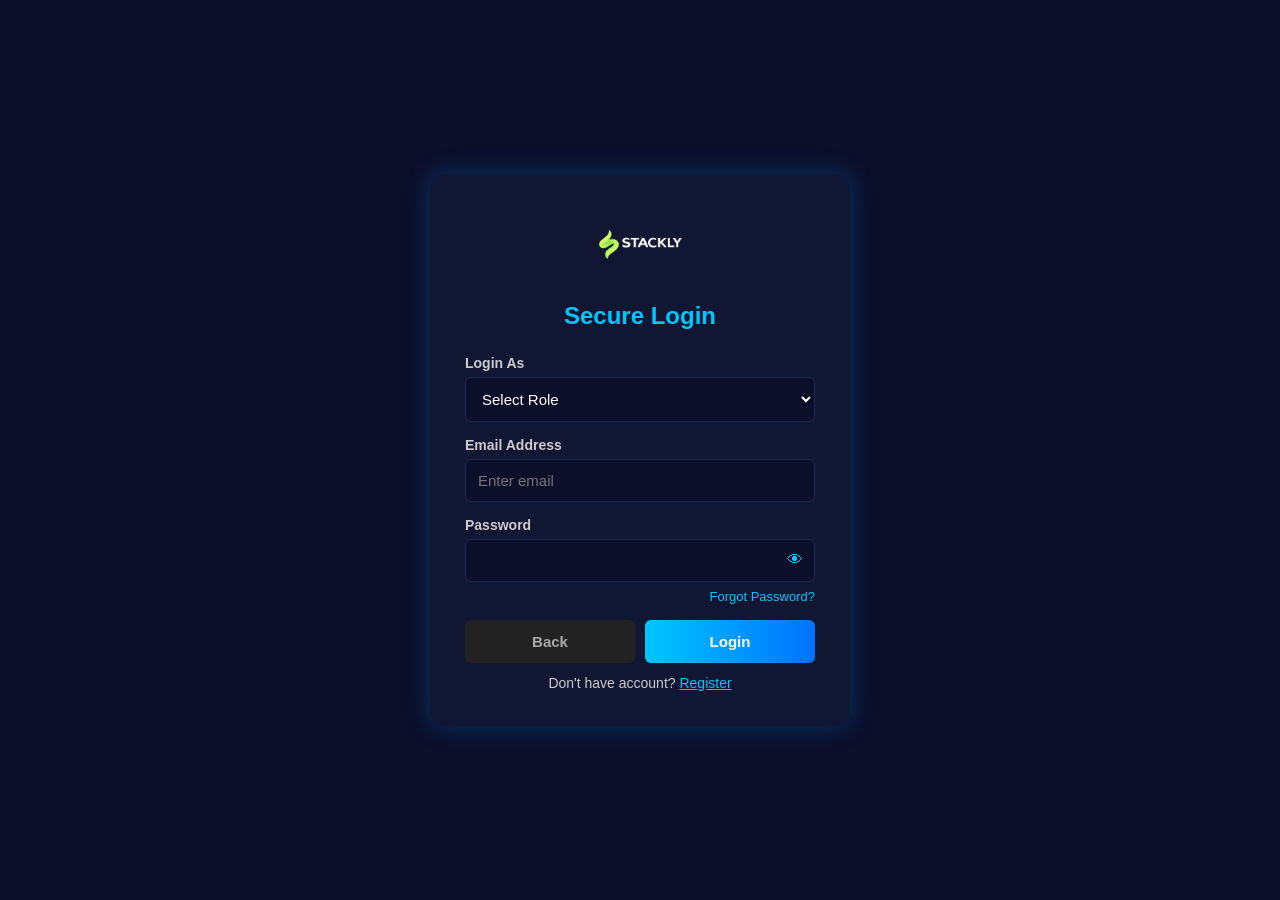
<file: login.html>
<!DOCTYPE html>
<html lang="en">

<head>

<meta charset="UTF-8">
<meta name="viewport" content="width=device-width, initial-scale=1.0">

<title>Stackly Security | Login</title>

<style>

*{
margin:0;
padding:0;
box-sizing:border-box;
font-family:Segoe UI, sans-serif;
}

body{
min-height:100vh;
display:flex;
align-items:center;
justify-content:center;
background:#0b0f2a;
padding:20px;
}

/* CONTAINER */
.container{
background:#111633;
width:100%;
max-width:420px;
padding:35px;
border-radius:14px;
box-shadow:0 0 25px rgba(0, 140, 255, 0.3);
color:white;
}

/* LOGO */
.logo{
text-align:center;
margin-bottom:15px;
}

.logo img{
width:110px;
}

/* TITLE */
h2{
text-align:center;
margin-bottom:25px;
color:#00c6ff;
}

/* LABEL */
label{
font-weight:600;
font-size:14px;
display:block;
margin-bottom:6px;
color:#ccc;
}

/* INPUT */
input,select{
width:100%;
padding:12px;
margin-bottom:15px;
border:1px solid #1e2a55;
border-radius:6px;
font-size:15px;
outline:none;
background:#0b0f2a;
color:white;
}

/* FOCUS */
input:focus,select:focus{
border-color:#00c6ff;
box-shadow:0 0 5px #00c6ff;
}

/* PASSWORD */
.password-box{
position:relative;
}

.password-box span{
position:absolute;
right:12px;
top:12px;
cursor:pointer;
color:#00c6ff;
}

/* BUTTON */
button{
width:100%;
padding:13px;
background:linear-gradient(90deg,#00c6ff,#0072ff);
border:none;
color:white;
font-weight:bold;
border-radius:6px;
cursor:pointer;
font-size:15px;
}

button:hover{
opacity:.9;
}

/* BACK BUTTON */
.back-btn{
background:#222;
color:#aaa;
}

.back-btn:hover{
background:#333;
}

/* BUTTON GROUP */
.btn-group{
display:flex;
gap:10px;
}

/* FORGOT */
.forgot{
text-align:right;
margin-top:-10px;
margin-bottom:15px;
}

.forgot a{
font-size:13px;
color:#00c6ff;
text-decoration:none;
}

.forgot a:hover{
text-decoration:underline;
}

/* REGISTER */
.register{
text-align:center;
margin-top:12px;
font-size:14px;
color:#ccc;
}

.register a{
color:#00c6ff;
}

/* MOBILE */
@media (max-width:480px){
.container{
padding:25px;
}
}

</style>

</head>

<body>

<div class="container">

<div class="logo">
<img src="images/loo.webp" alt="Stackly Logo">
</div>

<h2>Secure Login</h2>

<form id="loginForm">

<label>Login As</label>

<select id="role" required>
<option value="">Select Role</option>
<option value="admin">Admin</option>
<option value="user">User</option>

</select>

<label>Email Address</label>
<input type="email" id="email" placeholder="Enter email" required>

<label>Password</label>

<div class="password-box">
<input type="password" id="password" required>
<span onclick="togglePassword()">👁</span>
</div>

<div class="forgot">
<a href="404.html">Forgot Password?</a>
</div>

<div class="btn-group">
<button type="button" class="back-btn" onclick="goBack()">Back</button>
<button type="submit">Login</button>
</div>

</form>

<div class="register">
Don't have account? <a href="register.html">Register</a>
</div>

</div>

<script>

/* BACK */
function goBack(){
window.location.href="index.html"
}

/* PASSWORD TOGGLE */
function togglePassword(){
let field=document.getElementById("password")
field.type = field.type === "password" ? "text" : "password"
}

/* LOGIN */
document.getElementById("loginForm").addEventListener("submit",function(e){

e.preventDefault()

let email=document.getElementById("email").value
let password=document.getElementById("password").value
let role=document.getElementById("role").value

let user=JSON.parse(localStorage.getItem("stacklyUser"))

if(user && email===user.email && password===user.password && role===user.role){

localStorage.setItem("loggedEmail",email)

/* ROLE BASED REDIRECT */
if(role==="admin"){
window.location.href="admin-dashboard.html"
}
else if(role==="user"){
window.location.href="user-dashboard.html"
}


}else{
alert("Invalid login credentials")
}

})

</script>

</body>
</html>
</file>
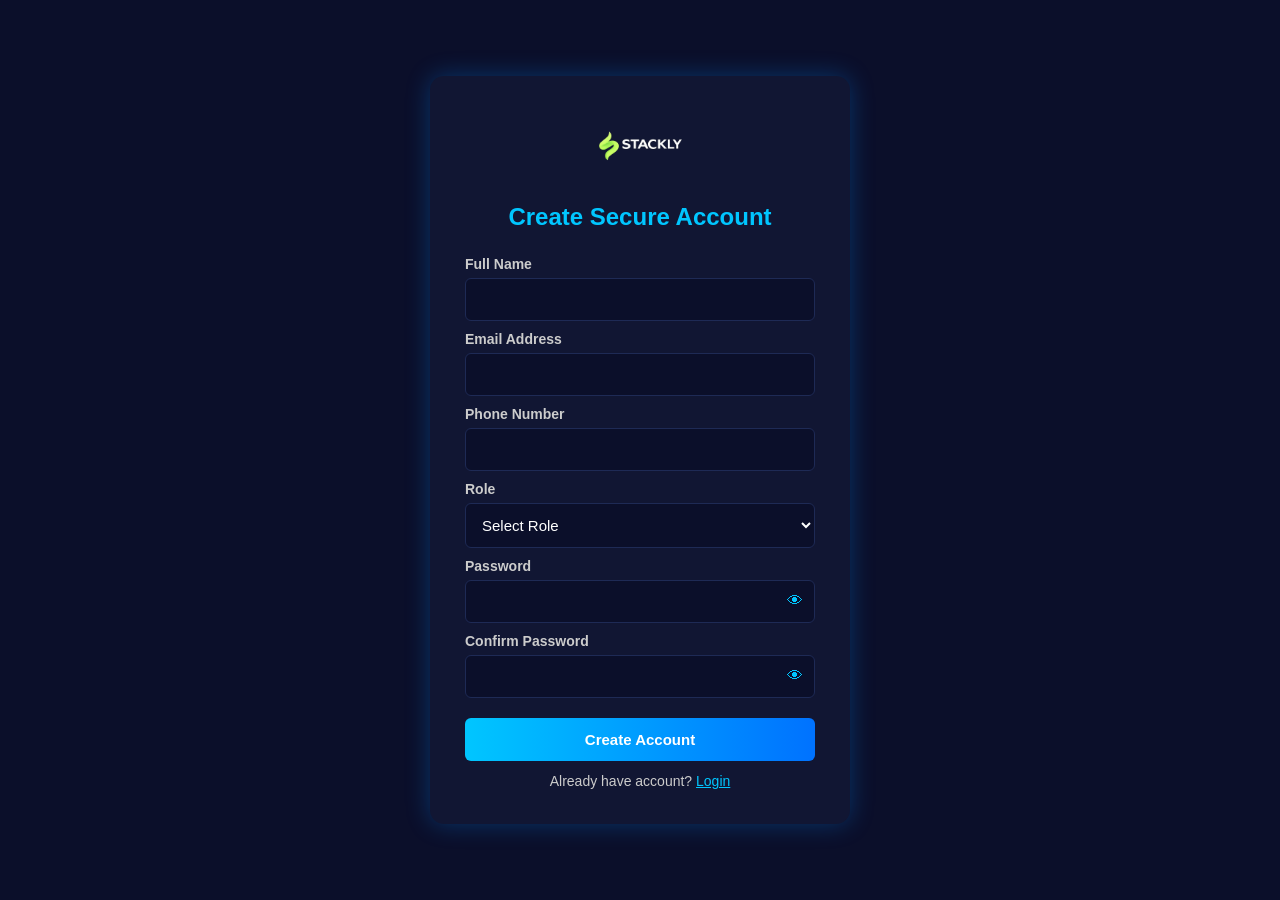
<file: register.html>
<!DOCTYPE html>
<html lang="en">

<head>

<meta charset="UTF-8">
<meta name="viewport" content="width=device-width, initial-scale=1.0">

<title>Stackly Security | Register</title>

<style>

*{
margin:0;
padding:0;
box-sizing:border-box;
font-family:Segoe UI, sans-serif;
}

body{
min-height:100vh;
display:flex;
align-items:center;
justify-content:center;
background:#0b0f2a;
padding:20px;
}

/* CONTAINER */
.container{
background:#111633;
width:100%;
max-width:420px;
padding:35px;
border-radius:14px;
box-shadow:0 0 25px rgba(0,140,255,0.3);
color:white;
}

/* LOGO */
.logo{
text-align:center;
margin-bottom:15px;
}

.logo img{
width:110px;
}

/* TITLE */
h2{
text-align:center;
margin-bottom:25px;
color:#00c6ff;
}

/* LABEL */
label{
font-weight:600;
font-size:14px;
display:block;
margin-bottom:6px;
color:#ccc;
}

/* INPUT */
input,select{
width:100%;
padding:12px;
margin-bottom:10px;
border:1px solid #1e2a55;
border-radius:6px;
font-size:15px;
outline:none;
background:#0b0f2a;
color:white;
}

/* FOCUS */
input:focus,select:focus{
border-color:#00c6ff;
box-shadow:0 0 5px #00c6ff;
}

/* ERROR */
.error{
color:#ff4d4d;
font-size:12px;
margin-bottom:8px;
display:none;
}

.input-error{
border-color:#ff4d4d;
}

/* PASSWORD */
.password-box{
position:relative;
}

.password-box span{
position:absolute;
right:12px;
top:12px;
cursor:pointer;
color:#00c6ff;
}

/* BUTTON */
button{
width:100%;
padding:13px;
margin-top:10px;
background:linear-gradient(90deg,#00c6ff,#0072ff);
border:none;
color:white;
font-weight:bold;
border-radius:6px;
cursor:pointer;
font-size:15px;
}

button:hover{
opacity:.9;
}

/* SUCCESS */
.success{
text-align:center;
color:#00ff99;
margin-top:10px;
}

/* LOGIN */
.login{
text-align:center;
margin-top:12px;
font-size:14px;
color:#ccc;
}

.login a{
color:#00c6ff;
}

</style>

</head>

<body>

<div class="container">

<div class="logo">
<img src="images/loo.webp">
</div>

<h2>Create Secure Account</h2>

<form id="registerForm">

<label>Full Name</label>
<input type="text" id="name">
<div class="error" id="nameError">Only alphabets allowed</div>

<label>Email Address</label>
<input type="email" id="email">
<div class="error" id="emailError">Enter valid email</div>

<label>Phone Number</label>
<input type="text" id="phone">
<div class="error" id="phoneError">Phone must be 10 digits</div>

<label>Role</label>
<select id="role">
<option value="">Select Role</option>
<option value="admin">Admin</option>
<option value="user">User</option>

</select>
<div class="error" id="roleError">Please select role</div>

<label>Password</label>

<div class="password-box">
<input type="password" id="password">
<span onclick="togglePassword('password')">👁</span>
</div>
<div class="error" id="passwordError">Password required</div>

<label>Confirm Password</label>

<div class="password-box">
<input type="password" id="confirmPassword">
<span onclick="togglePassword('confirmPassword')">👁</span>
</div>
<div class="error" id="confirmPasswordError">Passwords do not match</div>

<button>Create Account</button>

</form>

<p class="success" id="successMsg"></p>

<div class="login">
Already have account? <a href="login.html">Login</a>
</div>

</div>

<script>

function togglePassword(id){
let field=document.getElementById(id)
field.type = field.type==="password" ? "text" : "password"
}

/* NAME VALIDATION */
document.getElementById("name").addEventListener("input",function(){
this.value=this.value.replace(/[^a-zA-Z ]/g,'')
})

/* PHONE VALIDATION */
document.getElementById("phone").addEventListener("input",function(){
this.value=this.value.replace(/[^0-9]/g,'')
if(this.value.length>10){
this.value=this.value.slice(0,10)
}
})

document.getElementById("registerForm").addEventListener("submit",function(e){

e.preventDefault()

let valid=true

let name=document.getElementById("name")
let email=document.getElementById("email")
let phone=document.getElementById("phone")
let role=document.getElementById("role")
let password=document.getElementById("password")
let confirmPassword=document.getElementById("confirmPassword")

let emailPattern=/^[^ ]+@[^ ]+\.[a-z]{2,3}$/

/* RESET */
document.querySelectorAll(".error").forEach(e=>e.style.display="none")
document.querySelectorAll("input,select").forEach(e=>e.classList.remove("input-error"))

/* VALIDATIONS */
if(name.value.trim()===""){
name.classList.add("input-error")
document.getElementById("nameError").style.display="block"
valid=false
}

if(!email.value.match(emailPattern)){
email.classList.add("input-error")
document.getElementById("emailError").style.display="block"
valid=false
}

if(phone.value.length!==10){
phone.classList.add("input-error")
document.getElementById("phoneError").style.display="block"
valid=false
}

if(role.value===""){
role.classList.add("input-error")
document.getElementById("roleError").style.display="block"
valid=false
}

if(password.value===""){
password.classList.add("input-error")
document.getElementById("passwordError").style.display="block"
valid=false
}

if(password.value!==confirmPassword.value){
confirmPassword.classList.add("input-error")
document.getElementById("confirmPasswordError").style.display="block"
valid=false
}

if(!valid) return

/* SAVE USER */
let user={
name:name.value,
email:email.value,
phone:phone.value,
role:role.value,
password:password.value
}

localStorage.setItem("stacklyUser",JSON.stringify(user))

document.getElementById("successMsg").innerText="Account created successfully"

/* REDIRECT */
setTimeout(()=>{
window.location.href="login.html"
},2000)

})

</script>

</body>
</html>
</file>
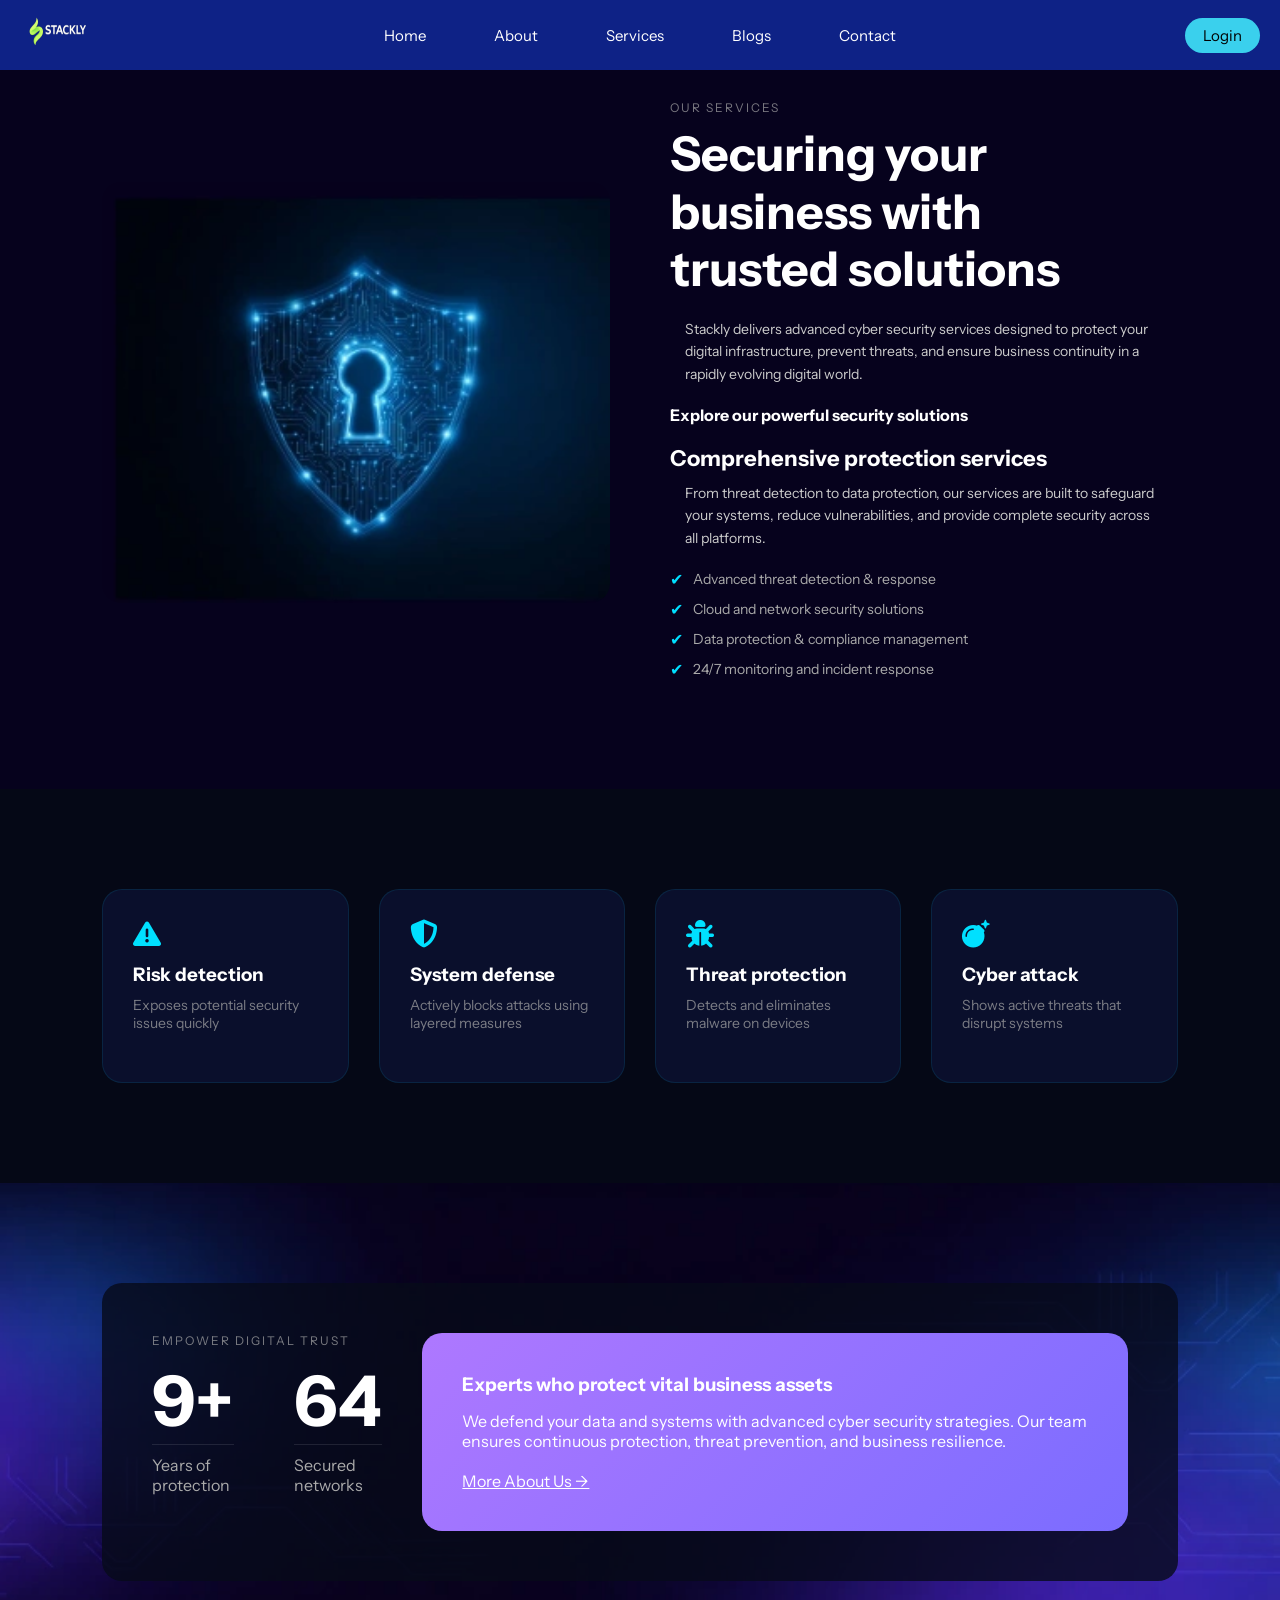
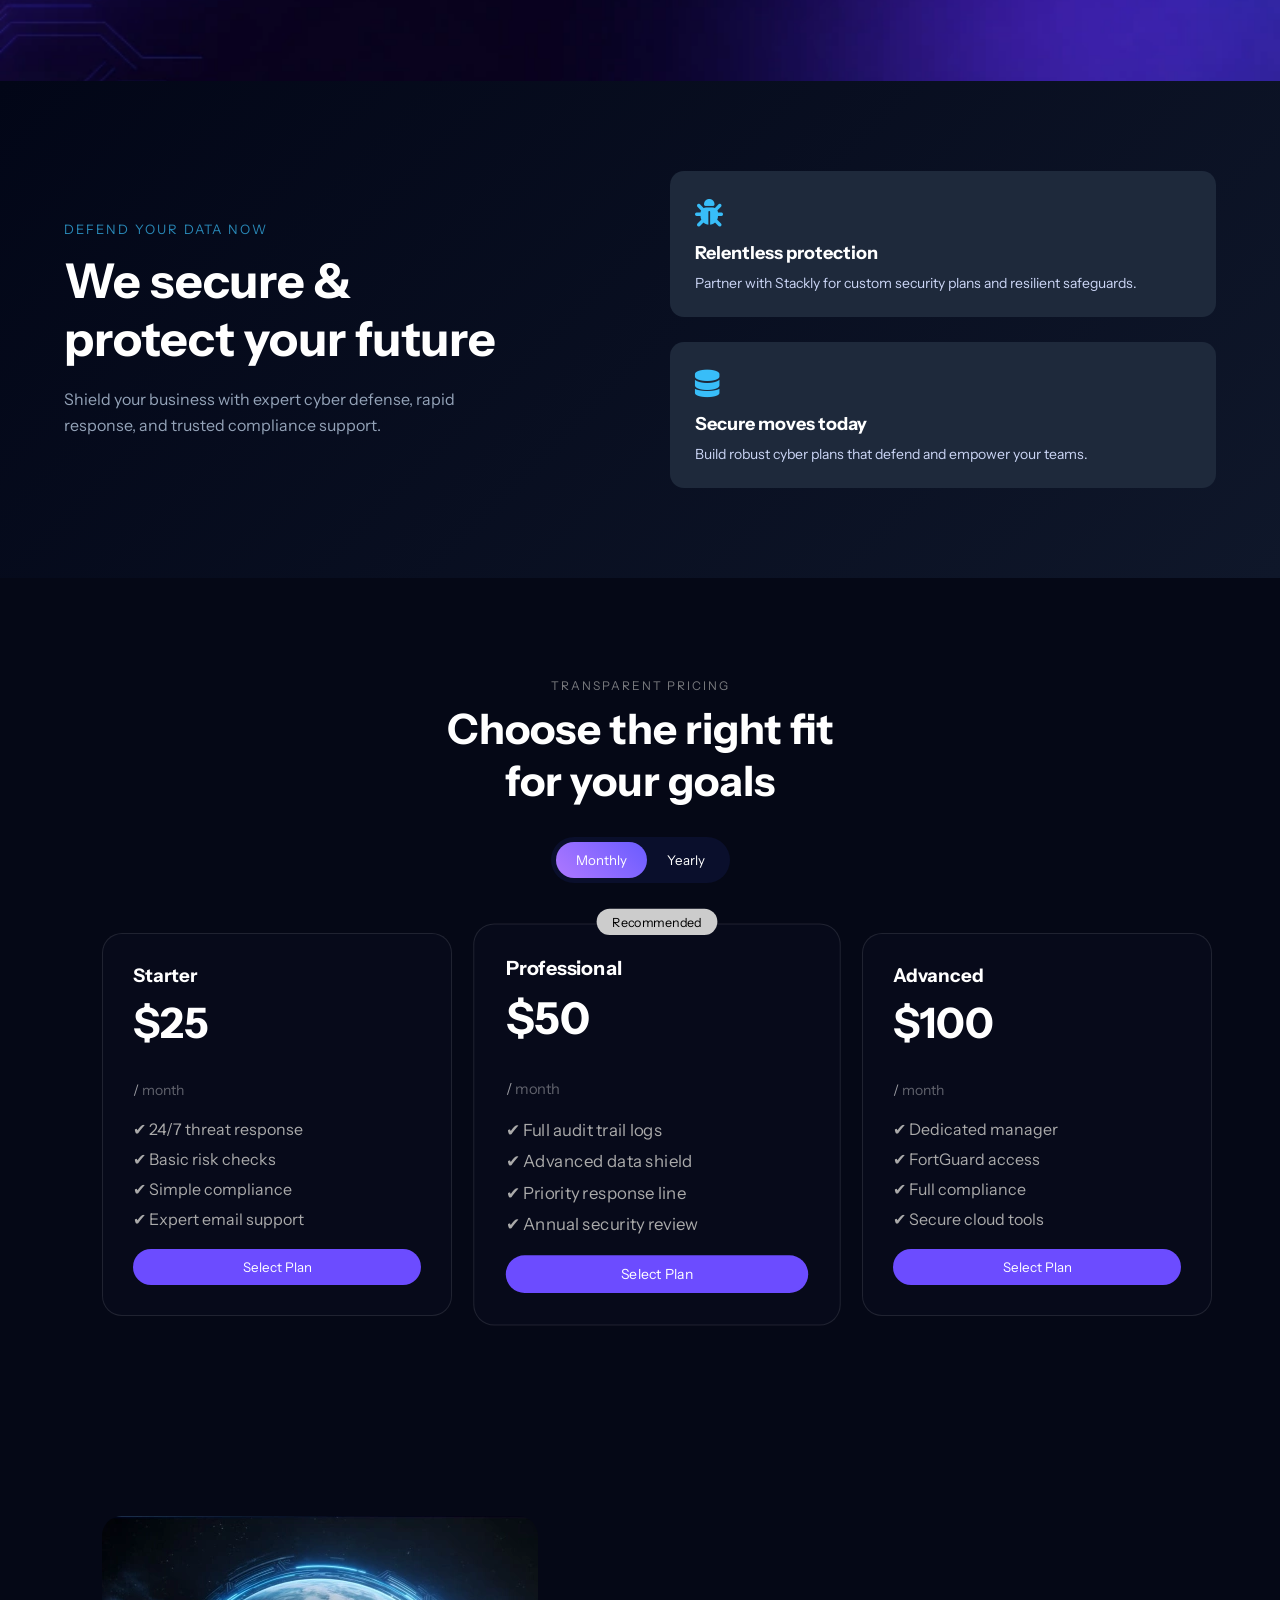
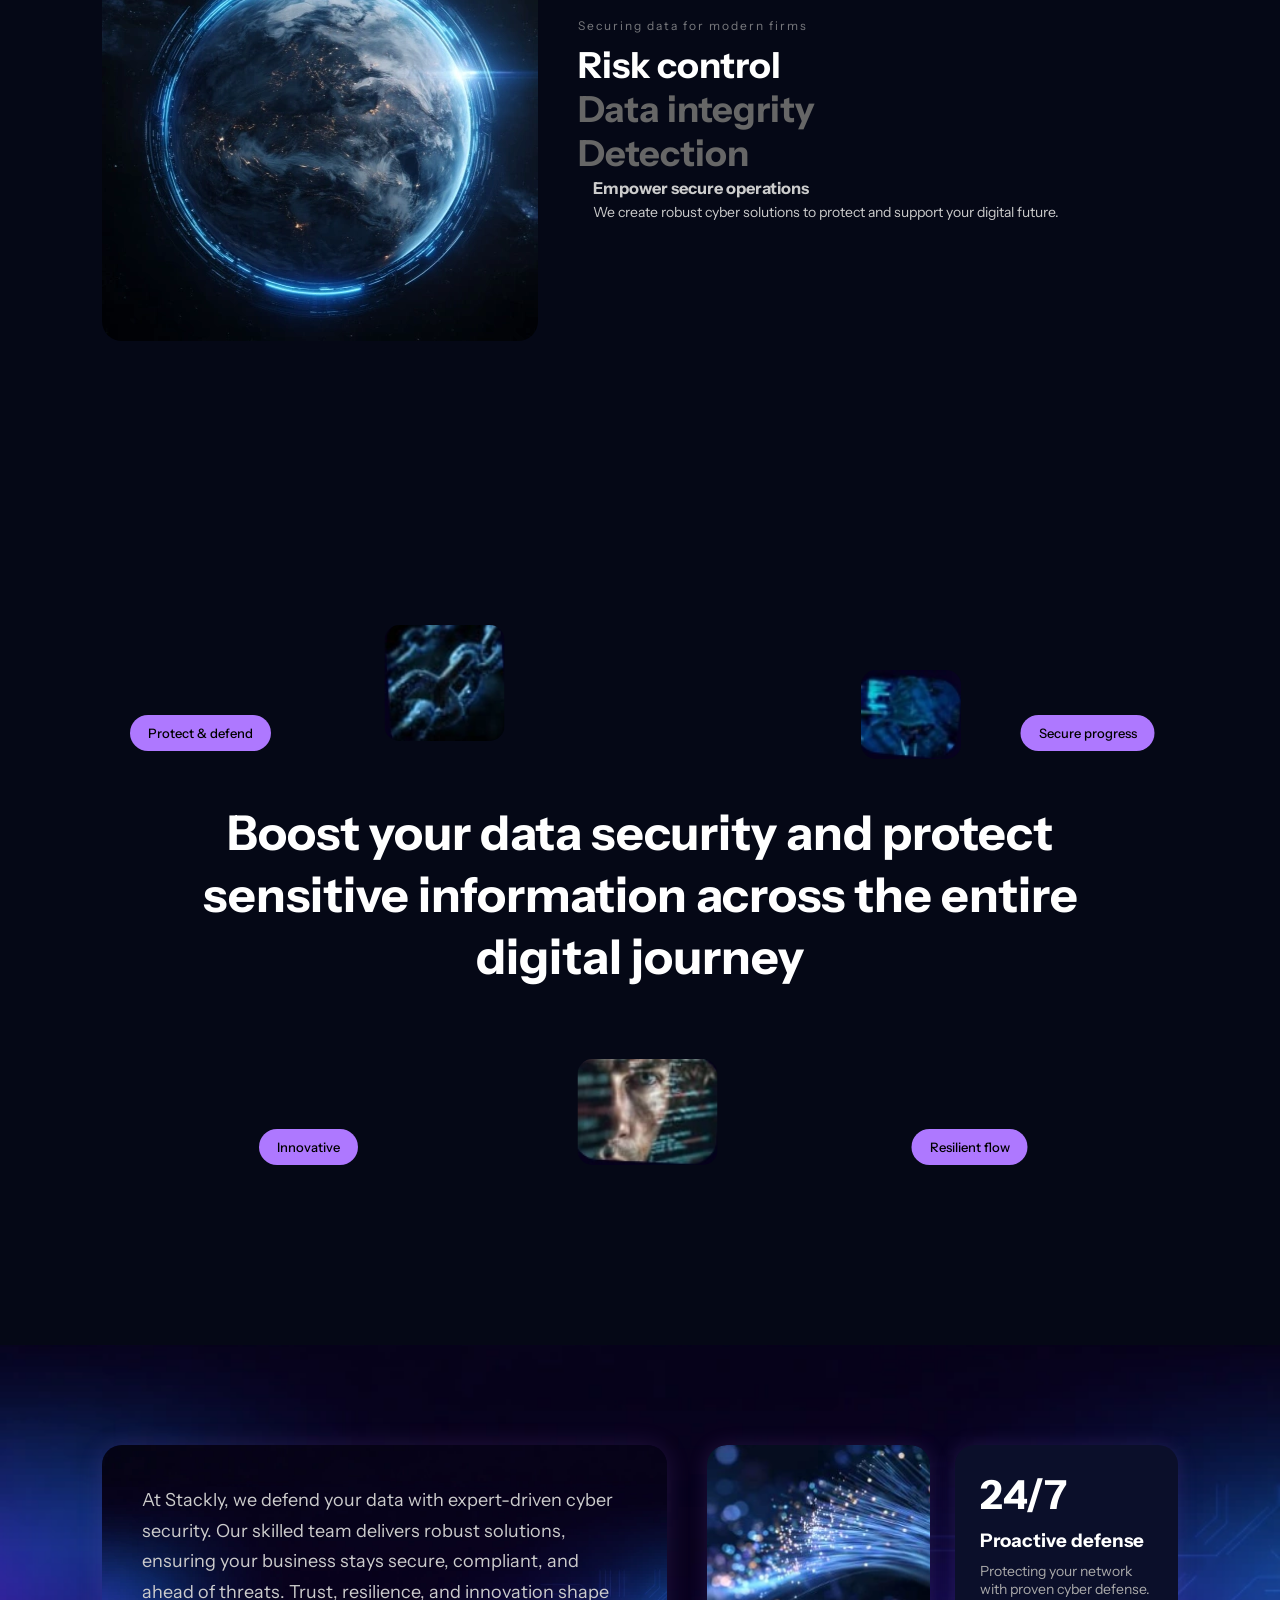
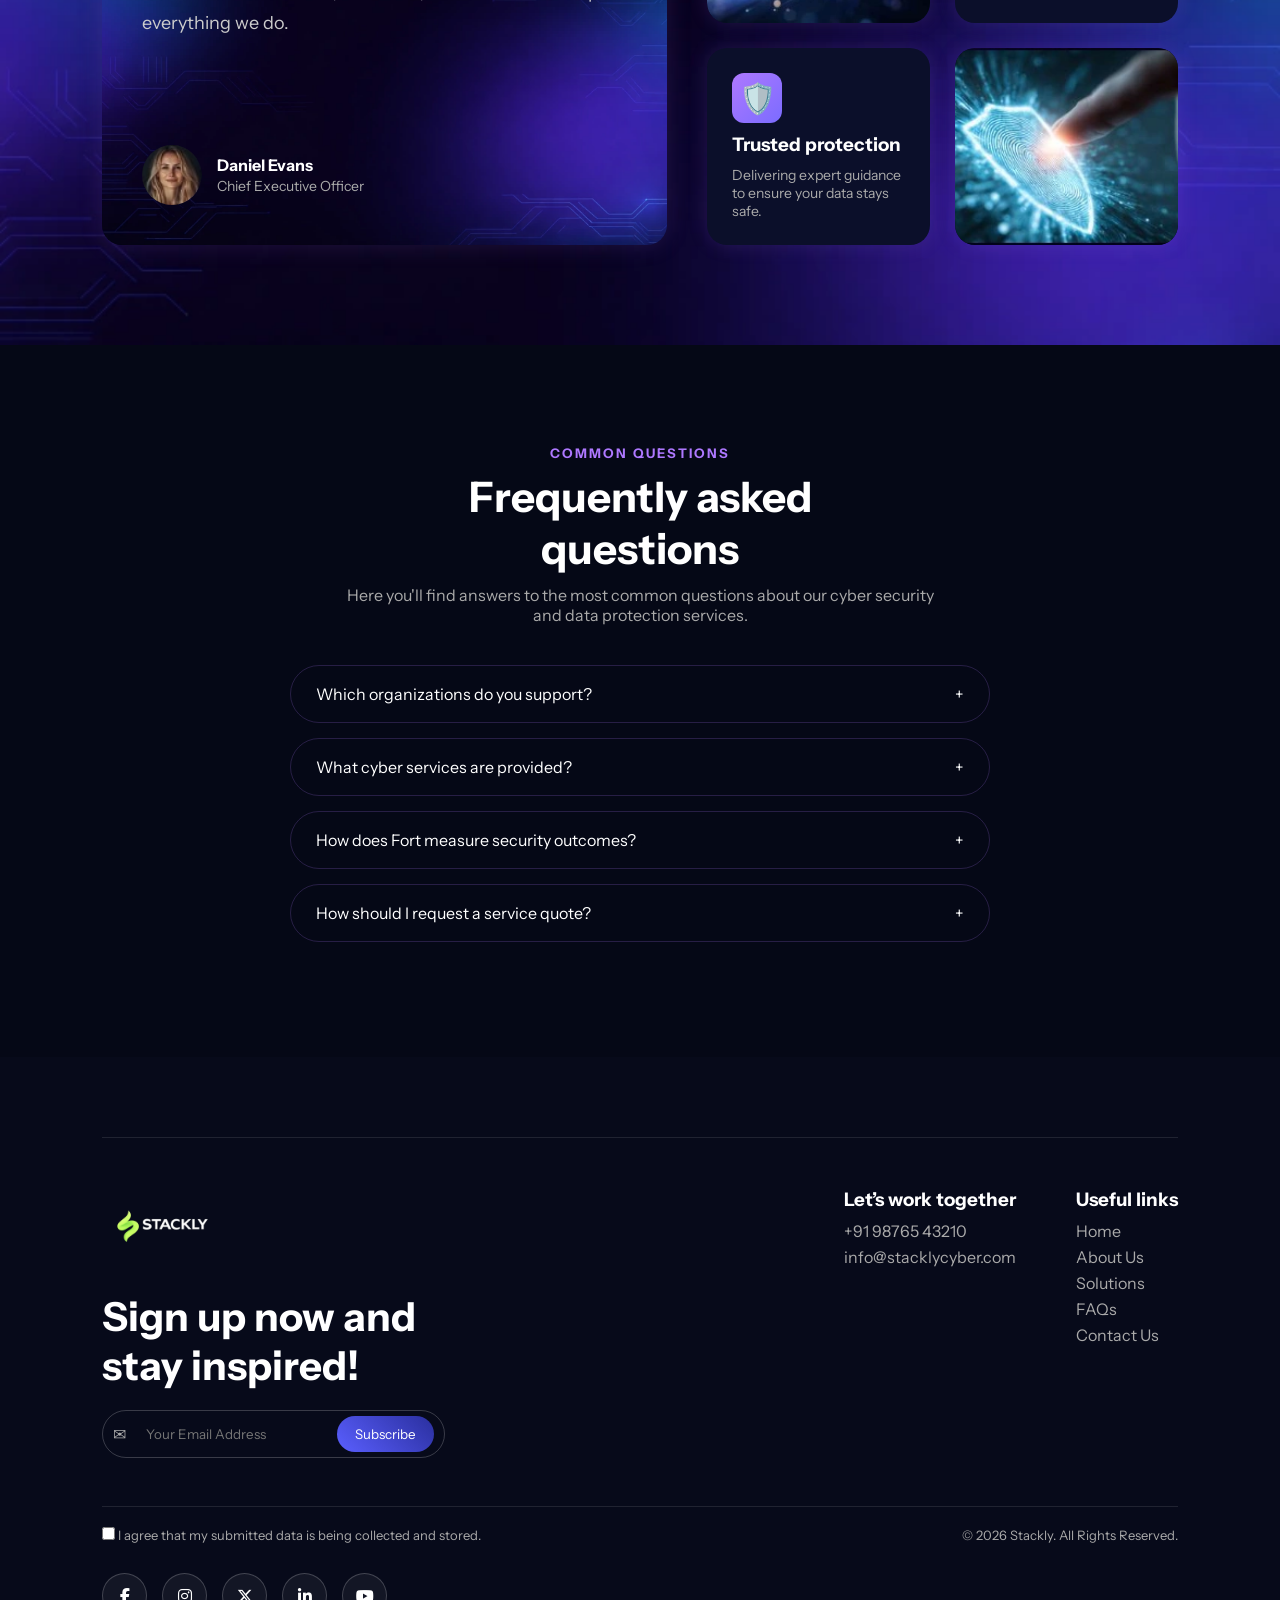
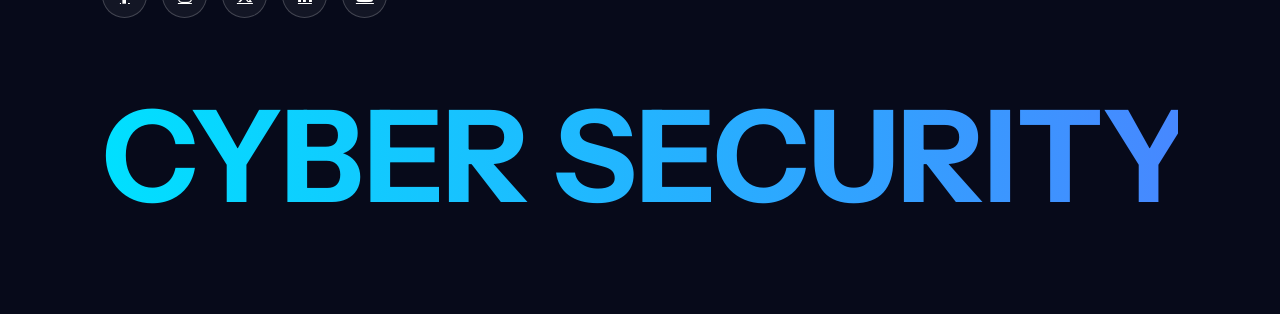
<file: services.html>
<!DOCTYPE html>
<html lang="en">
<head>
<meta charset="UTF-8">
<meta name="viewport" content="width=device-width, initial-scale=1.0">

<title>Stackly Cyber</title>

<link href="https://fonts.googleapis.com/css2?family=Instrument+Sans:wght@300;400;500;600;700&display=swap" rel="stylesheet">
<link rel="stylesheet" href="style.css">

<link rel="stylesheet" href="https://cdnjs.cloudflare.com/ajax/libs/font-awesome/6.5.0/css/all.min.css">
<!-- FONT AWESOME (Add in <head> if not added) -->
<link rel="stylesheet" href="https://cdnjs.cloudflare.com/ajax/libs/font-awesome/6.5.0/css/all.min.css">
<link rel="stylesheet" href="https://cdnjs.cloudflare.com/ajax/libs/font-awesome/6.5.0/css/all.min.css">

</head>


<body>

<!-- NAVBAR -->
<header class="navbar">
    <div class="nav-container">
<div class="logo">
    <a href="index.html">
        <img src="images/loo.webp" alt="logo">
    </a>
</div>

        <!-- CENTER NAV -->
        <nav class="nav-links">
            <a href="index.html">Home</a>
            <a href="about.html">About</a>
            <a href="services.html">Services</a>
            <a href="blogs.html">Blogs</a>
            <a href="contact.html">Contact</a>
        </nav>

        <!-- RIGHT LOGIN -->
        <div class="login-btn">
            <a href="login.html">Login</a>
        </div>

        <!-- HAMBURGER -->
        <div class="menu-icon" id="menuIcon">☰</div>

    </div>
</header>

<!-- MOBILE MENU -->
<div class="mobile-menu" id="mobileMenu">
    <span class="close-btn" id="closeBtn">✕</span>

    <a href="index.html">Home</a>
    <a href="about.html">About</a>
    <a href="services.html">Services</a>
    <a href="blogs.html">Blogs</a>
    <a href="contact.html">Contact</a>
    <a href="login.html" class="mobile-login">Login</a>
</div>


<section class="about">

    <div class="about-container fade-in">

        <!-- LEFT IMAGE -->
        <div class="about-image">
            <img src="images/ll.webp" alt="About Image">
        </div>

        <!-- RIGHT CONTENT -->
        <div class="about-content">
<p class="tag">OUR SERVICES</p>

<h2>
    Securing your <br>
    business with <br>
    trusted solutions
</h2>

<p class="desc">
    Stackly delivers advanced cyber security services designed to protect your digital
    infrastructure, prevent threats, and ensure business continuity in a rapidly evolving
    digital world.
</p>

<p class="highlight">
    Explore our powerful security solutions
</p>

<h3>Comprehensive protection services</h3>

<p class="desc">
    From threat detection to data protection, our services are built to safeguard your
    systems, reduce vulnerabilities, and provide complete security across all platforms.
</p>
            <!-- ✅ SERVICES LIST ADDED -->
            <div class="about-services">

                <div class="service-item">
                    <span>✔</span>
                    <p>Advanced threat detection & response</p>
                </div>

                <div class="service-item">
                    <span>✔</span>
                    <p>Cloud and network security solutions</p>
                </div>

                <div class="service-item">
                    <span>✔</span>
                    <p>Data protection & compliance management</p>
                </div>

                <div class="service-item">
                    <span>✔</span>
                    <p>24/7 monitoring and incident response</p>
                </div>

            </div>

        </div>

    </div>

</section>













<!-- FONT AWESOME -->
<link rel="stylesheet" href="https://cdnjs.cloudflare.com/ajax/libs/font-awesome/6.5.0/css/all.min.css">

<section class="services">

    <div class="services-container">

        <!-- CARD 1 -->
        <div class="service-card fade-up">
            <i class="fa-solid fa-triangle-exclamation"></i>
            <h3>Risk detection</h3>
            <p>Exposes potential security issues quickly</p>
        </div>

        <!-- CARD 2 -->
        <div class="service-card fade-up">
            <i class="fa-solid fa-shield-halved"></i>
            <h3>System defense</h3>
            <p>Actively blocks attacks using layered measures</p>
        </div>

        <!-- CARD 3 -->
        <div class="service-card fade-up">
            <i class="fa-solid fa-bug"></i>
            <h3>Threat protection</h3>
            <p>Detects and eliminates malware on devices</p>
        </div>

        <!-- CARD 4 -->
        <div class="service-card fade-up">
            <i class="fa-solid fa-bomb"></i>
            <h3>Cyber attack</h3>
            <p>Shows active threats that disrupt systems</p>
        </div>

    </div>

</section>




<section class="trust-section fade-in">

    <div class="trust-container">

        <!-- LEFT -->
        <div class="trust-left">

            <p class="tag">EMPOWER DIGITAL TRUST</p>

            <div class="stats">

                <div class="stat-box">
                    <h2 class="counter" data-target="9">0</h2>
                    <p>Years of protection</p>
                </div>

                <div class="stat-box">
                    <h2 class="counter" data-target="480">0</h2>
                    <p>Secured networks</p>
                </div>

            </div>

        </div>

        <!-- RIGHT -->
        <div class="trust-card">
            <h3>Experts who protect vital business assets</h3>

            <p>
                We defend your data and systems with advanced cyber security strategies.
                Our team ensures continuous protection, threat prevention, and business resilience.
            </p>

            <a href="404.html">More About Us →</a>
        </div>

    </div>

</section>






<section class="cyber-hero-section fade-in">

    <div class="cyber-hero-container">

        <!-- LEFT CONTENT -->
        <div class="cyber-hero-left">
            <p class="cyber-tag">DEFEND YOUR DATA NOW</p>

            <h1>
                We secure & <br>
                protect your future
            </h1>

            <p class="cyber-desc">
                Shield your business with expert cyber defense, rapid response,
                and trusted compliance support.
            </p>
        </div>

        <!-- RIGHT CARDS -->
        <div class="cyber-hero-right">

            <div class="cyber-hero-card fade-up">
                <div class="cyber-icon"><i class="fa-solid fa-bug"></i></div>
                <h3>Relentless protection</h3>
                <p>
                    Partner with Stackly for custom security plans and resilient safeguards.
                </p>
            </div>

            <div class="cyber-hero-card fade-up">
                <div class="cyber-icon"><i class="fa-solid fa-database"></i></div>
                <h3>Secure moves today</h3>
                <p>
                    Build robust cyber plans that defend and empower your teams.
                </p>
            </div>

        </div>

    </div>

</section>




<section class="pricing">

    <p class="tag">TRANSPARENT PRICING</p>
    <h2>Choose the right fit <br> for your goals</h2>

    <!-- TOGGLE -->
    <div class="toggle">
        <button id="monthlyBtn" class="active">Monthly</button>
        <button id="yearlyBtn">Yearly</button>
    </div>

    <!-- CARDS -->
    <div class="pricing-container">

        <!-- STARTER -->
        <div class="price-card">
            <h3>Starter</h3>
            <h2 class="price" data-month="25" data-year="125">$25</h2>
            <span>/ <span class="period">month</span></span>

            <ul>
                <li>✔ 24/7 threat response</li>
                <li>✔ Basic risk checks</li>
                <li>✔ Simple compliance</li>
                <li>✔ Expert email support</li>
            </ul>
<a href="404.html">
  <button>Select Plan</button>
</a>
        </div>

        <!-- PROFESSIONAL -->
        <div class="price-card active-card">
            <div class="badge">Recommended</div>

            <h3>Professional</h3>
            <h2 class="price" data-month="50" data-year="150">$50</h2>
            <span>/ <span class="period">month</span></span>

            <ul>
                <li>✔ Full audit trail logs</li>
                <li>✔ Advanced data shield</li>
                <li>✔ Priority response line</li>
                <li>✔ Annual security review</li>
            </ul>
<a href="404.html">
  <button>Select Plan</button>
</a>
        </div>

        <!-- ADVANCED -->
        <div class="price-card">
            <h3>Advanced</h3>
            <h2 class="price" data-month="100" data-year="175">$100</h2>
            <span>/ <span class="period">month</span></span>

            <ul>
                <li>✔ Dedicated manager</li>
                <li>✔ FortGuard access</li>
                <li>✔ Full compliance</li>
                <li>✔ Secure cloud tools</li>
            </ul>
<a href="404.html">
  <button>Select Plan</button>
</a>
        </div>

    </div>

</section>




<section class="switch-section">

    <div class="switch-container">

        <!-- IMAGE -->
        <div class="image-box">
            <img id="mainImage" src="images/earth2.webp" alt="">
        </div>

        <!-- CONTENT -->
        <div class="content-box">

            <p class="tag">Securing data for modern firms</p>

            <h2 class="item active" data-img="images/earth2.webp">Risk control</h2>
            <h2 class="item" data-img="images/jj.webp">Data integrity</h2>
            <h2 class="item" data-img="images/form7.webp">Detection</h2>

            <div class="desc">
                <h3>Empower secure operations</h3>
                <p>
                    We create robust cyber solutions to protect and support your digital future.
                </p>
            </div>

        </div>

    </div>

</section>





<section class="hero-secure">

    <div class="hero-secure-content">
        <h1>
            Boost your data security and protect sensitive information across the entire digital journey
        </h1>
    </div>

    <!-- FLOATING IMAGES -->
    <img src="images/oo (1).webp" class="secure-float secure-img1">
    <img src="images/oo (2).webp" class="secure-float secure-img2">
    <img src="images/oo (3).webp" class="secure-float secure-img3">

    <!-- FLOATING TAGS -->
    <div class="secure-tag secure-tag1 secure-float">Protect & defend</div>
    <div class="secure-tag secure-tag2 secure-float">Secure progress</div>
    <div class="secure-tag secure-tag3 secure-float">Innovative</div>
    <div class="secure-tag secure-tag4 secure-float">Resilient flow</div>

</section>


<script>

    
const secureFloats = document.querySelectorAll(".secure-float");

window.addEventListener("scroll", () => {

    let scrollY = window.scrollY;

    secureFloats.forEach((el, index) => {

        let speed = (index + 1) * 0.05;

        let moveY = Math.sin(scrollY * 0.01) * 20 * speed;
        let moveX = Math.cos(scrollY * 0.01) * 10 * speed;

        el.style.transform = `translate(${moveX}px, ${moveY}px)`;

    });

});
</script>



<section class="secure-section">

    <div class="secure-container">

        <!-- LEFT CONTENT -->
        <div class="secure-left">
            <p>
                At Stackly, we defend your data with expert-driven cyber security. Our skilled team delivers robust solutions, ensuring your business stays secure, compliant, and ahead of threats. Trust, resilience, and innovation shape everything we do.
            </p>

            <div class="profile">
                <img src="images/pl (1).webp" alt="">
                <div>
                    <h4>Daniel Evans</h4>
                    <span>Chief Executive Officer</span>
                </div>
            </div>
        </div>

        <!-- RIGHT CARDS -->
        <div class="secure-right">

            <!-- CARD 1 IMAGE -->
            <div class="card img-card">
                <img src="images/n (4).webp" alt="">
            </div>

            <!-- CARD 2 TEXT -->
            <div class="card text-card">
                <h2>24/7</h2>
                <h3>Proactive defense</h3>
                <p>Protecting your network with proven cyber defense.</p>
            </div>

            <!-- CARD 3 TEXT -->
            <div class="card text-card">
                <div class="icon">🛡️</div>
                <h3>Trusted protection</h3>
                <p>Delivering expert guidance to ensure your data stays safe.</p>
            </div>

            <!-- CARD 4 IMAGE -->
            <div class="card img-card">
                <img src="images/n (1).webp" alt="">
            </div>

        </div>

    </div>

</section>




<section class="faq-section">

    <h5>COMMON QUESTIONS</h5>
    <h2>Frequently asked <br> questions</h2>
    <p class="faq-desc">
        Here you'll find answers to the most common questions about our cyber security
        and data protection services.
    </p>

    <div class="faq-container">

        <div class="faq-item">
            <div class="faq-question">
                Which organizations do you support?
                <span>+</span>
            </div>
            <div class="faq-answer">
                We support startups, enterprises, and government organizations with tailored security solutions.
            </div>
        </div>

        <div class="faq-item">
            <div class="faq-question">
                What cyber services are provided?
                <span>+</span>
            </div>
            <div class="faq-answer">
                We provide threat detection, penetration testing, cloud security, and compliance solutions.
            </div>
        </div>

        <div class="faq-item">
            <div class="faq-question">
                How does Fort measure security outcomes?
                <span>+</span>
            </div>
            <div class="faq-answer">
                We use real-time analytics, audits, and performance metrics to ensure optimal security.
            </div>
        </div>

        <div class="faq-item">
            <div class="faq-question">
                How should I request a service quote?
                <span>+</span>
            </div>
            <div class="faq-answer">
                You can contact us through our website form or directly reach out to our team.
            </div>
        </div>

    </div>

</section>

<section class="footer">

    <div class="footer-line"></div>

    <div class="footer-container">

        <!-- LEFT -->
        <div class="footer-left">
<div class="footer-logo">
    <a href="index.html">
        <img src="images/loo.webp" alt="Stackly">
    </a>
</div>

            <h2>Sign up now and <br> stay inspired!</h2>

            <div class="subscribe-box">
                <span class="mail-icon">✉</span>
                <input type="email" id="email" placeholder="Your Email Address">
                <button id="subscribeBtn">Subscribe</button>
            </div>

            <p class="error-msg" id="errorMsg"></p>

        </div>

        <!-- RIGHT -->
        <div class="footer-right">

            <div class="footer-col">
                <h3>Let’s work together</h3>
                <p>+91 98765 43210</p>
                <p>info@stacklycyber.com</p>
            </div>

            <div class="footer-col">
                <h3>Useful links</h3>
                <a href="index.html">Home</a>
                <a href="about.html">About Us</a>
                <a href="404.html">Solutions</a>
                <a href="404.html">FAQs</a>
                <a href="c">Contact Us</a>
            </div>

        </div>

    </div>

    <!-- ✅ FIXED ROW (Checkbox LEFT + Copyright RIGHT) -->
    <div class="footer-bottom">

        <div class="bottom-left">
            <label class="checkbox">
                <input type="checkbox" id="agree">
                I agree that my submitted data is being collected and stored.
            </label>
        </div>

        <div class="bottom-right">
            <p class="copyright">© 2026 Stackly. All Rights Reserved.</p>
        </div>

    </div>

    <!-- SOCIAL ICONS -->
    <div class="socials">
        <a href="404.html"><i class="fab fa-facebook-f"></i></a>
        <a href="404.html"><i class="fab fa-instagram"></i></a>
        <a href="404.html"><i class="fab fa-x-twitter"></i></a>
        <a href="404.html"><i class="fab fa-linkedin-in"></i></a>
        <a href="404.html"><i class="fab fa-youtube"></i></a>
    </div>

    <!-- CYBER TEXT -->
    <div class="cyber-footer-text">
        CYBER SECURITY
    </div>

</section>


<script src="main.js"></script>

</body>
</html>
</file>
<file: style.css>
*{
    margin:0;
    padding:0;
    box-sizing:border-box;
    font-family: 'Instrument Sans', sans-serif;
}


body{
    margin:0;
    color:white;

    background-image: url("images/bgacbyer.webp");
    background-size: cover;        /* fills full screen */
    background-position: center;   /* keeps image centered */
    background-repeat: no-repeat;
    background-attachment: fixed;  /* 🔥 makes it stable (no weird scroll) */
}

.navbar{
    width:100%;
    padding:20px 8%;
    background:#0e2286;   /* ✅ your color */
    position:fixed;
    top:0;
    z-index:1000;

    border:none;          /* remove any line */
    box-shadow:none;      /* remove shadow */
}




.nav-container{
    display:flex;
    align-items:center;
    justify-content:space-between;
}

.logo img{
    width:130px;
}

/* CENTER NAV */
.nav-links{
    display:flex;
    gap:40px;
}

.nav-links a{
    color:white;
    text-decoration:none;
}

/* LOGIN */
.login-btn a{
    background:#3ad0ed;
    color:black;
    padding:10px 20px;
    border-radius:20px;
    text-decoration:none;
}

/* HAMBURGER */
.menu-icon{
    display:none;
    font-size:26px;
    cursor:pointer;
}

/* MOBILE MENU */
.mobile-menu{
    position:fixed;
    top:0;
    right:-100%;
    width:100%;
    height:100%;
    background:#1d1b69;

    display:flex;
    flex-direction:column;
    align-items:center;
    justify-content:center;
    gap:30px;

    transition:0.4s;
    z-index:2000;
}

.mobile-menu a{
    color:white;
    font-size:22px;
    text-decoration:none;
}

.mobile-login{
    background:#3ad0ed;
    color:black;
    padding:10px 20px;
    border-radius:10px;
}

/* CLOSE BUTTON */
.close-btn{
    position:absolute;
    top:20px;
    right:30px;
    font-size:28px;
    cursor:pointer;
}

/* HERO */
.hero{
    display:flex;
    justify-content:space-between;
    align-items:flex-start;
    height:100vh;
    padding:140px 8% 60px;
}

/* LEFT SIDE */
.hero-left{
    display:flex;
    flex-direction:column;
    justify-content:space-between;
    height:100%;
}

.hero-img img{
    width:280px;
    border-radius:15px;
}



.big-text{
    font-size:130px;
    font-weight:700;
    line-height:110px;

    background: linear-gradient(
        90deg,
        #5beffc 0%,
        #3ad0ed 30%,
        #7b2cbf 70%,
        #5beffc 100%
    );

    background-size: 200% auto;
    -webkit-background-clip:text;
    -webkit-text-fill-color:transparent;

    animation: flowText 4s linear infinite;
}

@keyframes flowText {
    0% {
        background-position: 0% center;
    }
    100% {
        background-position: 200% center;
    }
}

/* RIGHT */
.hero-right{
    max-width:420px;
}

.tag{
    font-size:14px;
    margin-bottom:10px;
    opacity:0.7;
}

.hero-right h2{
    font-size:18px;
    line-height:1.6;
    margin-bottom:20px;
}
/* ANIMATION */
.fade-up{
    opacity:0;
    transform:translateY(40px);
    transition:0.6s;
}

.fade-up.show{
    opacity:1;
    transform:translateY(0);
}



/* BOTTOM RIGHT IMAGE */
.hero-bottom-img{
    position:absolute;
    right:8%;
    bottom:40px;
}

.hero-bottom-img img{
    width:200px;
}

.hero{
    position:relative;
}


@media(max-width:768px){

    .hero-bottom-img{
        position:static;
        margin-top:20px;
    }

    .hero-bottom-img img{
        width:100%;
    }

}


@media(max-width:768px){

    /* NAV */
    .nav-links,
    .login-btn{
        display:none;
    }

    .menu-icon{
        display:block;
    }

    /* HERO ONLY LEFT ALIGN */
    .hero{
        flex-direction:column;
        align-items:flex-start;   /* LEFT */
        text-align:left;          /* LEFT */
        height:auto;
        padding:120px 6%;
    }

    .hero-left,
    .hero-right{
        width:100%;
    }

    .hero-left{
        align-items:flex-start;
        gap:20px;
    }

    .big-text{
        font-size:60px;
        line-height:60px;
    }

    .hero-img img{
        width:100%;
    }

    /* 🚫 DO NOT TOUCH MOBILE MENU ALIGNMENT */
    .mobile-menu{
        align-items:center;   /* KEEP CENTER */
        justify-content:center;
        text-align:center;
    }

}


/* VIDEO SECTION */

.video-section {
    width: 100%;
    height: 100vh;
    overflow: hidden;
}

.bg-video {
    width: 100%;
    height: 100%;
    object-fit: cover;
}

/* MOBILE FIX */
@media (max-width: 768px) {
    .video-section {
        height: 60vh;
    }
}












/* SECTION BACKGROUND (YOU CAN ADD IMAGE HERE) */
.cyber-section {
    display: flex;
    align-items: center;
    justify-content: space-between;
    padding: 120px 8%;
    gap: 60px;

    background: url("images/bg2.webp") no-repeat center/cover;
}

/* LEFT IMAGE */
.cyber-left img {
    width: 500px;
    border-radius: 20px;
}

/* RIGHT SIDE */
.cyber-right {
    max-width: 600px;
}

/* TEXT */
.cyber-tag {
    font-size: 14px;
    opacity: 0.7;
    margin-bottom: 10px;
}

.cyber-title {
    font-size: 40px;
    margin-bottom: 40px;
}

/* GRID */
.cyber-grid {
    display: grid;
    grid-template-columns: repeat(2, 1fr);
    gap: 25px;
}

/* CARD */
.cyber-card {
    background: rgba(10, 10, 40, 0.9);
    padding: 25px;
    border-radius: 20px;
    transition: 0.3s;

    border: 1px solid rgba(255,255,255,0.05);
}

.cyber-card img {
    width: 40px;
    margin-bottom: 15px;
}

.cyber-card h3 {
    margin-bottom: 10px;
}

.cyber-card p {
    font-size: 14px;
    opacity: 0.7;
}

/* HOVER EFFECT */
.cyber-card:hover {
    transform: translateY(-5px);
    box-shadow: 0 0 20px rgba(0, 200, 255, 0.3);
}

/* MOBILE RESPONSIVE */
@media(max-width:768px){

    .cyber-section {
        flex-direction: column;
        align-items: flex-start; /* LEFT ALIGN */
        padding: 80px 6%;
    }

    .cyber-left img {
        width: 100%;
    }

    .cyber-title {
        font-size: 26px;
    }

    .cyber-grid {
        grid-template-columns: 1fr; /* single column */
    }
}









.fade-up {
    opacity:0;
    transform:translateY(40px);
    transition:0.6s;
}

.fade-up.show {
    opacity:1;
    transform:translateY(0);
}




/* SECTION */
.services-section {
    padding: 120px 8%;
    text-align: left;

    background: url("images/bg2.webp") no-repeat center/cover;
}

/* TEXT */
.services-tag {
    font-size: 13px;
    opacity: 0.7;
    margin-bottom: 10px;
}

.services-title {
    font-size: 40px;
    margin-bottom: 50px;
}

/* GRID */
.services-grid {
    display: grid;
    grid-template-columns: repeat(3, 1fr);
    gap: 30px;
}

/* CARD */
.service-card {
    background: #06021d;
    padding: 30px;
    border-radius: 20px;
    transition: 0.3s;

    border: 1px solid rgba(255,255,255,0.05);
}

.service-card h3 {
    margin-bottom: 10px;
}

.service-card p {
    font-size: 14px;
    opacity: 0.7;
    margin-bottom: 20px;
}

/* IMAGE */
.service-img {
    display: flex;
    justify-content: center;
    margin-bottom: 20px;
}

.service-img img {
    width: 180px;
    height: 180px;
    border-radius: 50%;
    object-fit: cover;
}

/* LINK */
.service-card a {
    color: #3ad0ed;
    text-decoration: none;
    font-size: 14px;
}

/* HOVER */
.service-card:hover {
    transform: translateY(-8px);
    box-shadow: 0 0 25px rgba(0, 200, 255, 0.3);
}

/* MOBILE RESPONSIVE */
@media(max-width:768px){

    .services-section {
        padding: 80px 6%;
        text-align: left; /* LEFT ONLY */
    }

    .services-title {
        font-size: 26px;
    }

    .services-grid {
        grid-template-columns: 1fr;
    }

    .service-img img {
        width: 140px;
        height: 140px;
    }
}




/* SECTION */
.stats-section {
    display: flex;
    align-items: center;
    justify-content: space-between;
    padding: 120px 8%;
    gap: 60px;

    background: url("images/bg2.webp") no-repeat center/cover;
}

/* LEFT IMAGE */
.stats-left img {
    width: 400px;
    border-radius: 20px;
}

/* RIGHT */
.stats-right {
    max-width: 500px;
}

/* TEXT */
.stats-tag {
    font-size: 13px;
    opacity: 0.7;
    margin-bottom: 10px;
}

.stats-title {
    font-size: 40px;
    margin-bottom: 40px;
}

/* NUMBERS */
.stats-box {
    margin-bottom: 30px;
}

.stats-box h3 {
    font-size: 60px;
    font-weight: bold;
}

.stats-box p {
    font-size: 14px;
    opacity: 0.7;
}

/* MOBILE */
@media(max-width:768px){

    .stats-section {
        flex-direction: column;
        align-items: flex-start; /* LEFT ALIGN */
        padding: 80px 6%;
    }

    .stats-left img {
        width: 100%;
    }

    .stats-title {
        font-size: 26px;
    }

    .stats-box h3 {
        font-size: 40px;
    }
}




.fade-up {
    opacity:0;
    transform:translateY(40px);
    transition:0.6s;
}

.fade-up.show {
    opacity:1;
    transform:translateY(0);
}




/* SECTION */
.testimonials-section {
    padding: 120px 8%;
    text-align: left;

    background: url("images/bg2.webp") no-repeat center/cover;
}

/* TEXT */
.test-tag {
    font-size: 13px;
    opacity: 0.7;
    margin-bottom: 10px;
}

.test-title {
    font-size: 40px;
    margin-bottom: 50px;
}

/* GRID */
.test-grid {
    display: grid;
    grid-template-columns: repeat(4, 1fr);
    gap: 25px;
}

/* CARD */
.test-card {
    background: #06021d;
    padding: 25px;
    border-radius: 20px;
    transition: 0.3s;
    border: 1px solid rgba(255,255,255,0.05);
}

/* STARS */
.stars {
    color: gold;
    margin-bottom: 15px;
}

/* TEXT */
.test-card p {
    font-size: 14px;
    opacity: 0.8;
    margin-bottom: 20px;
}

/* CLIENT */
.client {
    display: flex;
    align-items: center;
    gap: 10px;
}

.client img {
    width: 40px;
    height: 40px;
    border-radius: 50%;
}

.client h4 {
    font-size: 14px;
}

.client span {
    font-size: 12px;
    opacity: 0.6;
}

/* HOVER */
.test-card:hover {
    transform: translateY(-6px);
    box-shadow: 0 0 20px rgba(0, 200, 255, 0.3);
}

/* MOBILE */
@media(max-width:768px){

    .testimonials-section {
        padding: 80px 6%;
        text-align: left; /* LEFT ALIGN */
    }

    .test-title {
        font-size: 26px;
    }

    .test-grid {
        grid-template-columns: 1fr;
    }
}





/* SECTION */
.pricing-section {
    padding: 140px 8%;
    position: relative;

    /* YOU ADD BG IMAGE */
    background: url("images/your-bg.jpg") no-repeat center/cover;
}

/* BIG TEXT */
.big-protection {
    font-size: 180px;
    font-weight: 700;
    margin-bottom: 80px;

    background: linear-gradient(
        90deg,
        #5beffc,
        #3ad0ed,
        #7b2cbf,
        #5beffc
    );

    background-size: 200% auto;
    -webkit-background-clip: text;
    -webkit-text-fill-color: transparent;

    animation: flowText 5s linear infinite;
}

/* FLOW ANIMATION */
@keyframes flowText {
    0% { background-position: 0% center; }
    100% { background-position: 200% center; }
}

/* TEXT SLIDE */
.slide-text {
    transform: translateX(-100%);
    opacity: 0;
    transition: all 1s cubic-bezier(0.25, 1, 0.5, 1);
}

.slide-text.show {
    transform: translateX(0);
    opacity: 1;
}

/* CARDS HIDDEN */
.hidden-cards {
    opacity: 0;
    transform: translateY(60px);
    transition: 0.8s ease;
}

.hidden-cards.show {
    opacity: 1;
    transform: translateY(0);
}

/* GRID */
.pricing-grid {
    display: flex;
    gap: 40px;
}

/* CARD */
.price-card {
    background: #070b2d;
    padding: 30px;
    border-radius: 20px;
    width: 350px;

    border: 1px solid rgba(255,255,255,0.05);
    transition: 0.3s;
}

.price-card h3 {
    margin-bottom: 10px;
}

.price-card p {
    font-size: 14px;
    opacity: 0.7;
    margin-bottom: 20px;
}

.price-card h2 {
    font-size: 30px;
    margin-bottom: 20px;
}

.price-card span {
    font-size: 14px;
    opacity: 0.6;
}

/* BUTTON */
.price-card button {
    background: #6c4cff;
    border: none;
    padding: 10px 25px;
    border-radius: 20px;
    color: white;
    cursor: pointer;
}

/* HOVER */
.price-card:hover {
    transform: translateY(-8px);
    box-shadow: 0 0 25px rgba(0, 200, 255, 0.3);
}

/* MOBILE */
@media(max-width:768px){

    .pricing-section {
        padding: 100px 6%;
    }

    .big-protection {
        font-size: 60px;
        line-height: 60px;
    }

    .pricing-grid {
        flex-direction: column;
    }

    .price-card {
        width: 100%;
    }
}




.cta-section {
    margin: 100px 8%;
    padding: 120px 80px;   /* ⬅️ increased from 80px */
    border-radius: 20px;
    position: relative;
    overflow: hidden;

    min-height: 500px;     /* ⬅️ force bigger height */
    
    background: url("images/wave.webp") no-repeat center/cover;
}



/* DARK OVERLAY */
.cta-section::before {
    content: "";
    position: absolute;
    inset: 0;
    background: rgba(0, 20, 60, 0.6);
}

/* CONTENT */
.cta-content {
    position: relative;
    z-index: 2;
    max-width: 500px;
}

/* TEXT */
.cta-content h2 {
    font-size: 32px;
    margin-bottom: 20px;
}

.cta-content p {
    font-size: 14px;
    opacity: 0.8;
    margin-bottom: 20px;
}

/* LINK */
.cta-link {
    color: #3ad0ed;
    text-decoration: none;
    font-weight: 500;
}

/* MOBILE */
@media(max-width:768px){

    .cta-section {
        margin: 60px 6%;
        padding: 40px;
    }

    .cta-content h2 {
        font-size: 22px;
    }
}



.fade-up {
    opacity: 0;
    transform: translateY(40px);
    transition: 0.6s ease;
}

.fade-up.show {
    opacity: 1;
    transform: translateY(0);
}






/* SECTION */
.blog-section {
    padding: 120px 8%;
    text-align: left;

    background: url("images/bg2.webp") no-repeat center/cover;
}

/* TEXT */
.blog-tag {
    font-size: 13px;
    opacity: 0.7;
    margin-bottom: 10px;
}

.blog-title {
    font-size: 40px;
    margin-bottom: 50px;
}

/* GRID */
.blog-grid {
    display: grid;
    grid-template-columns: repeat(4, 1fr);
    gap: 30px;
}

/* CARD */
.blog-card {
    transition: 0.3s;
}

/* IMAGE */
.blog-card img {
    width: 100%;
    border-radius: 15px;
    margin-bottom: 15px;
}

/* CATEGORY */
.blog-category {
    font-size: 12px;
    color: #3ad0ed;
}

/* TITLE */
.blog-card h3 {
    font-size: 18px;
    margin: 10px 0;
}

/* META */
.blog-meta {
    font-size: 13px;
    opacity: 0.6;
}

/* HOVER */
.blog-card:hover {
    transform: translateY(-5px);
}

/* MOBILE */
@media(max-width:768px){

    .blog-section {
        padding: 80px 6%;
    }

    .blog-title {
        font-size: 26px;
    }

    .blog-grid {
        grid-template-columns: 1fr;
    }
}






.footer {
    padding: 80px 8%;
    background: #070a1a;
    color: white;
    overflow: hidden;
}

/* LINE */
.footer-line {
    height: 1px;
    background: rgba(255,255,255,0.1);
    margin-bottom: 50px;
}

/* LAYOUT */
.footer-container {
    display: flex;
    justify-content: space-between;
    gap: 60px;
    flex-wrap: wrap;
}

/* LEFT */
.footer-left h2 {
    font-size: 40px;
    margin-bottom: 20px;
}

/* LOGO */
.footer-logo {
    display: flex;
    align-items: center;
    gap: 10px;
    margin-bottom: 20px;
}

.footer-logo img {
    width: 40px;
}

.brand {
    font-size: 20px;
    font-weight: bold;
}

/* SUBSCRIBE */
.subscribe-box {
    display: flex;
    align-items: center;
    border: 1px solid rgba(255,255,255,0.2);
    border-radius: 40px;
    padding: 5px 10px;
    max-width: 420px;
}

.mail-icon {
    margin-right: 10px;
    color: #aaa;
}

.subscribe-box input {
    flex: 1;
    border: none;
    outline: none;
    background: transparent;
    color: white;
    padding: 10px;
}

.subscribe-box button {
    background: linear-gradient(45deg,#5a5fff,#2a2f9e);
    border: none;
    padding: 10px 18px;
    border-radius: 25px;
    color: white;
    cursor: pointer;
}

/* ERROR */
.error-msg {
    font-size: 12px;
    color: red;
    margin-top: 8px;
    opacity: 0;
    transition: 0.3s;
}

.error-msg.show {
    opacity: 1;
}

/* RIGHT */
.footer-right {
    display: flex;
    gap: 60px;
}

.footer-col h3 {
    margin-bottom: 10px;
}

.footer-col p,
.footer-col a {
    color: #aaa;
    margin-bottom: 6px;
    display: block;
    text-decoration: none;
}

/* 🔥 BOTTOM FIX */
.footer-bottom {
    margin-top: 40px;
    padding-top: 20px;
    border-top: 1px solid rgba(255,255,255,0.1);

    display: flex;
    justify-content: space-between;
    align-items: center;
    gap: 20px;
}

/* LEFT */
.bottom-left {
    font-size: 13px;
    color: #aaa;
}

/* RIGHT */
.bottom-right {
    text-align: right;
}

.copyright {
    font-size: 13px;
    color: #aaa;
}

/* SOCIAL */
.socials {
    margin-top: 30px;
    display: flex;
    gap: 15px;
}

.socials a {
    width: 45px;
    height: 45px;
    display: flex;
    align-items: center;
    justify-content: center;
    border-radius: 50%;
    background: rgba(255,255,255,0.05);
    border: 1px solid rgba(255,255,255,0.2);
    color: white;
    transition: 0.3s;
}

.socials a:hover {
    background: linear-gradient(45deg,#00e0ff,#6a5cff);
    box-shadow: 0 0 15px #00e0ff;
}

/* CYBER TEXT */
.cyber-footer-text {
    margin-top: 60px;
    text-align: center;
    font-size: clamp(40px, 10vw, 140px);
    font-weight: 700;

    background: linear-gradient(90deg,#00e0ff,#6a5cff,#00e0ff);
    background-size: 300%;

    -webkit-background-clip: text;
    -webkit-text-fill-color: transparent;

    animation: cyberFlow 8s linear infinite;
}

@keyframes cyberFlow {
    0% { background-position: 0% center; }
    100% { background-position: 300% center; }
}

/* MOBILE */
@media(max-width:768px){

    .footer-container {
        flex-direction: column;
    }

    .footer-right {
        flex-direction: column;
    }

    .footer-bottom {
        flex-direction: column;
        align-items: flex-start;
    }

    .bottom-right {
        text-align: left;
    }
}



.cyber-footer-text {
    margin-top: 60px;
    text-align: center;

    font-size: clamp(40px, 10vw, 140px);
    font-weight: 700;

    background: linear-gradient(90deg,#00e0ff,#6a5cff,#00e0ff);
    background-size: 300%;

    -webkit-background-clip: text;
    -webkit-text-fill-color: transparent;

    animation: cyberFlow 8s linear infinite;

    white-space: nowrap;   /* 🔥 IMPORTANT (forces single line) */
}

/* MOBILE FIX */
@media(max-width:768px){
    .cyber-footer-text {
        white-space: normal;  /* allow wrap on mobile */
        text-align: center;
    }
}







/* ABOUT SECTION */
.about {
    padding: 100px 8%;
    background: #06021d;
    color: white;
}

/* CONTAINER */
.about-container {
    display: flex;
    align-items: center;
    gap: 60px;
}

/* IMAGE */
.about-image {
    flex: 1;
}

.about-image img {
    width: 100%;
    border-radius: 20px;
    object-fit: cover;
}

/* CONTENT */
.about-content {
    flex: 1;
}

/* TAG */
.tag {
    font-size: 12px;
    letter-spacing: 2px;
    color: #aaa;
    margin-bottom: 15px;
}

/* HEADING */
.about-content h2 {
    font-size: 48px;
    line-height: 1.2;
    margin-bottom: 20px;
}

/* DESCRIPTION */
.desc {
    color: #aaa;
    line-height: 1.6;
    margin-bottom: 20px;
}

/* HIGHLIGHT */
.highlight {
    font-weight: bold;
    margin: 20px 0;
}

/* SUB HEADING */
.about-content h3 {
    font-size: 22px;
    margin-bottom: 10px;
}

/* ================= MOBILE ================= */
@media (max-width: 768px) {

    .about-container {
        flex-direction: column;
    }

    .about-content h2 {
        font-size: 30px;
    }

    .about {
        padding: 60px 5%;
    }
}



/* INITIAL STATE */
.fade-in {
    opacity: 0;
    transform: translateY(50px);
    transition: all 0.8s ease;
}

/* WHEN ACTIVE */
.fade-in.show {
    opacity: 1;
    transform: translateY(0);
}






.about-image {
    transition-delay: 0.2s;
}

.about-content {
    transition-delay: 0.4s;
}




/* DESKTOP */
.about-image img {
    width: 100%;
    height: 100%;
    object-fit: cover; /* keep nice crop on desktop */
    border-radius: 20px;
}

/* 🔥 MOBILE FIX (FULL IMAGE VISIBLE) */
@media (max-width: 768px) {

    .about-image {
        width: 100%;
        height: auto; /* remove fixed height */
    }

    .about-image img {
        width: 100%;
        height: auto;          /* 🔥 IMPORTANT */
        object-fit: contain;   /* 🔥 show full image */
        border-radius: 15px;
    }
}











/* SECTION */
.services {
    padding: 100px 8%;
    background: #050816;
    color: white;
}

/* CONTAINER */
.services-container {
    display: flex;
    gap: 80px;
    align-items: center;
}

/* LEFT */
.services-left {
    flex: 1;
}

.tag {
    font-size: 12px;
    letter-spacing: 2px;
    color: #aaa;
    margin-bottom: 15px;
}

.services-left h2 {
    font-size: 48px;
    line-height: 1.2;
    margin-bottom: 20px;
}

.desc {
    color: #aaa;
    line-height: 1.6;
    margin-bottom: 25px;
}

/* BUTTON */
.btn {
    padding: 12px 25px;
    border-radius: 30px;
    border: none;
    background: linear-gradient(45deg,#7a6cff,#9a7cff);
    color: white;
    cursor: pointer;
    transition: 0.3s;
}

.btn:hover {
    transform: translateY(-3px);
}

/* RIGHT GRID */
.services-right {
    flex: 1;
    display: grid;
    grid-template-columns: repeat(2, 1fr);
    gap: 30px;
}

/* CARD */
.card {
    padding: 20px;
}

/* ICON */
.card i {
    font-size: 40px;
    color: #00e0ff;
    margin-bottom: 10px;
}

/* TITLE */
.card h3 {
    margin-bottom: 10px;
}

/* TEXT */
.card p {
    color: #aaa;
    font-size: 14px;
}

/* ================= MOBILE ================= */
@media (max-width: 768px) {

    .services-container {
        flex-direction: column;
        gap: 40px;
    }

    .services-left h2 {
        font-size: 28px;
    }

    .services-right {
        grid-template-columns: 1fr; /* 🔥 single column */
    }

    .services {
        padding: 60px 5%;
    }
}









/* SECTION */
.marquee-section {
    position: relative;
    background: #050816;
    padding: 120px 0;
    overflow: hidden;
}

/* COMMON */
.marquee {
    overflow: hidden;
    white-space: nowrap;
    position: relative;
}

/* TRACK */
.track {
    display: flex;
    width: max-content;
}

/* TEXT */
.track span {
    font-size: 90px;
    font-weight: 700;
    padding: 20px 40px;
    display: inline-block;
}

/* 🔥 TOP STRIP */
.marquee-top {
    transform: rotate(-8deg);
    background: linear-gradient(90deg, #ae78ff, #ffffff);
}

.marquee-top .track {
    animation: scrollLeft 20s linear infinite;
}

.marquee-top span {
    color: white;
}

/* 🔥 BOTTOM STRIP */
.marquee-bottom {
    transform: rotate(8deg);
    background: #ffffff;
    margin-top: 60px;
}

.marquee-bottom .track {
    animation: scrollRight 20s linear infinite;
}

.marquee-bottom span {
    color: #050816;
}

/* LEFT MOVE */
@keyframes scrollLeft {
    0% {
        transform: translateX(0);
    }
    100% {
        transform: translateX(-50%);
    }
}

/* RIGHT MOVE */
@keyframes scrollRight {
    0% {
        transform: translateX(-50%);
    }
    100% {
        transform: translateX(0);
    }
}

/* MOBILE */
@media (max-width: 768px) {

    .track span {
        font-size: 36px;
        padding: 15px 20px;
    }

    .marquee-top {
        transform: rotate(-5deg);
    }

    .marquee-bottom {
        transform: rotate(5deg);
    }
}









/* SECTION */
.blog {
    padding: 100px 8%;
    background: #050816;
    color: white;
    text-align: center;
}

/* TAG */
.blog .tag {
    font-size: 12px;
    letter-spacing: 2px;
    color: #aaa;
    margin-bottom: 10px;
}

/* HEADING */
.blog h2 {
    font-size: 42px;
    margin-bottom: 50px;
}

/* CONTAINER */
.blog-container {
    display: grid;
    grid-template-columns: repeat(3, 1fr);
    gap: 30px;
}

/* CARD */
.blog-card {
    text-align: left;
}

/* IMAGE */
.blog-card img {
    width: 100%;
    border-radius: 20px;
    margin-bottom: 15px;
}

/* CATEGORY */
.category {
    font-size: 12px;
    color: #aaa;
    margin-bottom: 8px;
}

/* TITLE */
.blog-card h3 {
    font-size: 20px;
    margin-bottom: 10px;
}

/* DATE */
.blog-card span {
    font-size: 13px;
    color: #777;
}

/* HOVER EFFECT */
.blog-card img:hover {
    transform: scale(1.05);
    transition: 0.4s;
}

/* MOBILE */
@media (max-width: 768px) {

    .blog-container {
        grid-template-columns: 1fr;
    }

    .blog h2 {
        font-size: 28px;
    }

    .blog {
        padding: 60px 5%;
    }
}











/* SECTION */
.solutions {
    padding: 100px 8%;
    background: #050816;
    color: white;
}

/* TOP ALIGN */
.solutions-top {
    display: flex;
    justify-content: space-between;
    align-items: flex-start;
    margin-bottom: 60px;
}

/* TAG */
.tag {
    font-size: 12px;
    letter-spacing: 2px;
    color: #aaa;
}

/* HEADING */
.solutions-top h2 {
    font-size: 48px;
    text-align: right;
    line-height: 1.2;
}

/* IMAGES GRID */
.solutions-images {
    display: flex;
    gap: 30px;
}

/* IMAGE BOX */
.img-box {
    flex: 1;
}

/* IMAGE */
.img-box img {
    width: 100%;
    border-radius: 20px;
    object-fit: cover;
}

/* STAGGER EFFECT */
.img1 {
    margin-top: 0;
}

.img2 {
    margin-top: 60px;
}

.img3 {
    margin-top: 120px;
}

/* HOVER */
.img-box img:hover {
    transform: scale(1.05);
    transition: 0.4s;
}

/* ================= MOBILE ================= */
@media (max-width: 768px) {

    .solutions-top {
        flex-direction: column;
        gap: 20px;
    }

    .solutions-top h2 {
        text-align: left;
        font-size: 28px;
    }

    .solutions-images {
        flex-direction: column;
    }

    .img2,
    .img3 {
        margin-top: 0; /* remove stagger in mobile */
    }

    .solutions {
        padding: 60px 5%;
    }
}











/* SECTION */
.solutions-list {
    padding: 100px 8%;
    background: #06021d;
    color: white;
}

/* TAG */
.tag {
    font-size: 12px;
    letter-spacing: 2px;
    color: #aaa;
    margin-bottom: 10px;
}

/* HEADING */
.solutions-list h2 {
    font-size: 48px;
    margin-bottom: 50px;
}

/* CARD */
.solution-card {
    display: flex;
    justify-content: space-between;
    align-items: center;

    padding: 40px;
    margin-bottom: 30px;

    border-radius: 20px;

    background: #070a1a;
    border: 1px solid rgba(0, 224, 255, 0.2);

    box-shadow: 0 0 20px rgba(0, 224, 255, 0.15);

    transition: 0.3s;
}

/* TITLE */
.solution-card h3 {
    font-size: 28px;
    flex: 1;
}

/* TEXT */
.solution-card p {
    flex: 2;
    color: #aaa;
    line-height: 1.6;
}

/* HOVER EFFECT */
.solution-card:hover {
    transform: translateY(-5px);
    box-shadow:
        0 0 20px #00e0ff,
        0 0 40px rgba(0,224,255,0.4);
}

/* ================= MOBILE ================= */
@media (max-width: 768px) {

    .solutions-list h2 {
        font-size: 28px;
    }

    .solution-card {
        flex-direction: column;
        align-items: flex-start;
        gap: 15px;
    }

    .solution-card h3 {
        font-size: 22px;
    }

    .solutions-list {
        padding: 60px 5%;
    }
}










/* SECTION */
.contact {
    position: relative;
    height: 100vh;
    background: url("images/form.webp") center/cover no-repeat;
    display: flex;
    align-items: center;
    justify-content: flex-end;
}

/* DARK OVERLAY */
.contact-overlay {
    position: absolute;
    inset: 0;
   
}

/* FORM BOX */
.contact-box {
    position: relative;
    z-index: 2;

    width: 400px;
    margin-right: 8%;

    background: #070a1a;
    padding: 30px;
    border-radius: 20px;

    box-shadow: 0 0 30px rgba(0,0,0,0.5);
}

/* TITLE */
.contact-box h2 {
    margin-bottom: 20px;
}

/* INPUTS */
.contact-box input,
.contact-box textarea {
    width: 100%;
    padding: 12px;
    margin-bottom: 12px;

    border-radius: 25px;
    border: 1px solid rgba(255,255,255,0.2);

    background: transparent;
    color: white;
    outline: none;
}

/* TEXTAREA */
textarea {
    height: 100px;
    border-radius: 15px;
}

/* BUTTON */
.contact-box button {
    width: 100%;
    padding: 12px;

    border: none;
    border-radius: 25px;

    background: linear-gradient(45deg,#ae78ff,#6a5cff);
    color: white;

    cursor: pointer;
}

/* ERROR */
.error {
    font-size: 12px;
    color: red;
    margin-bottom: 8px;
}

/* MOBILE */
@media(max-width:768px){

    .contact {
        justify-content: center;
    }

    .contact-box {
        width: 90%;
        margin: 0;
    }
}






/* SERVICES INSIDE ABOUT */
.about-services {
    margin-top: 20px;
}

.service-item {
    display: flex;
    align-items: center;
    gap: 10px;
    margin-bottom: 10px;
}

/* ICON */
.service-item span {
    color: #00e0ff;
    font-size: 16px;
}

/* TEXT */
.service-item p {
    color: #aaa;
    font-size: 14px;
}










/* SECTION */
.services {
    padding: 100px 8%;
    background: #050816;
}

/* GRID */
.services-container {
    display: grid;
    grid-template-columns: repeat(4, 1fr);
    gap: 30px;
}

/* CARD */
.service-card {
    background: #0a0f2c;
    padding: 30px;
    border-radius: 20px;
    text-align: left;

    transition: 0.4s;
    border: 1px solid rgba(0,224,255,0.1);
}

/* ICON */
.service-card i {
    font-size: 28px;
    color: #00e0ff;
    margin-bottom: 15px;
}

/* TITLE */
.service-card h3 {
    color: white;
    margin-bottom: 10px;
}

/* TEXT */
.service-card p {
    color: #aaa;
    font-size: 14px;
}

/* HOVER EFFECT */
.service-card:hover {
    transform: translateY(-10px);
    box-shadow: 
        0 0 20px #00e0ff,
        0 0 40px rgba(0,224,255,0.3);
}

/* ANIMATION INITIAL */
.fade-up {
    opacity: 0;
    transform: translateY(40px);
    transition: 0.6s ease;
}

/* ACTIVE */
.fade-up.show {
    opacity: 1;
    transform: translateY(0);
}

/* MOBILE */
@media (max-width: 768px) {

    .services-container {
        grid-template-columns: 1fr;
    }
}









.trust-section {
    padding: 100px 8%;
    position: relative;

    /* 👉 ADD YOUR IMAGE HERE */
    background: url("images/bg2.webp") center/cover no-repeat;
}

/* DARK OVERLAY */
.trust-section::before {
    content: "";
    position: absolute;
    inset: 0;
  
}

.trust-container {
    position: relative;
    z-index: 2;

    display: flex;
    justify-content: space-between;
    gap: 40px;

    background: rgba(7, 10, 26, 0.8);
    padding: 50px;
    border-radius: 20px;
}

/* LEFT */
.tag {
    font-size: 12px;
    color: #aaa;
    margin-bottom: 40px;
}

.stats {
    display: flex;
    gap: 60px;
}

.stat-box h2 {
    font-size: 70px;
    color: white;
}

.stat-box p {
    color: #aaa;
    border-top: 1px solid rgba(255,255,255,0.1);
    padding-top: 10px;
}

/* RIGHT CARD */
.trust-card {
    background: linear-gradient(135deg,#ae78ff,#7b6cff);
    padding: 40px;
    border-radius: 20px;
    color: white;
}

.trust-card h3 {
    margin-bottom: 15px;
}

.trust-card a {
    display: inline-block;
    margin-top: 20px;
    color: white;
}

/* FADE */
.fade-in {
    opacity: 0;
    transform: translateY(40px);
    transition: 0.6s;
}

.fade-in.show {
    opacity: 1;
    transform: translateY(0);
}

/* MOBILE */
@media(max-width:768px){

    .trust-container {
        flex-direction: column;
        padding: 30px;
    }

    .stats {
        flex-direction: column;
    }

    .stat-box h2 {
        font-size: 40px;
    }
}











/* SECTION */
.hero {
    min-height: 100vh;
    padding: 100px 8%;
    position: relative;

    /* ADD YOUR IMAGE */
    background: url("images/earth.webp") center/cover no-repeat;
}

/* DARK OVERLAY */
.hero::before {
    content: "";
    position: absolute;
    inset: 0;
    background: rgba(5,8,22,0.7);
}

/* CONTAINER */
.hero-container {
    position: relative;
    z-index: 2;

    display: flex;
    justify-content: space-between;
    align-items: center;
    gap: 40px;
}

/* LEFT */
.hero-left {
    flex: 1;
}

.tag {
    font-size: 12px;
    color: #aaa;
    margin-bottom: 15px;
}

.hero-left h1 {
    font-size: 48px;
    color: white;
    margin-bottom: 20px;
}

.desc {
    color: #ccc;
    font-size: 14px;
}

/* RIGHT */
.hero-right {
    flex: 1;
    display: flex;
    flex-direction: column;
    gap: 20px;
}

/* CARD */
.hero-card {
    background: rgba(7,10,26,0.9);
    padding: 25px;
    border-radius: 20px;

    border: 1px solid rgba(0,224,255,0.1);
    transition: 0.4s;
}

/* ICON */
.icon {
    background: linear-gradient(135deg,#ae78ff,#7b6cff);
    width: 50px;
    height: 50px;
    border-radius: 12px;

    display: flex;
    align-items: center;
    justify-content: center;
    margin-bottom: 15px;
}

.icon i {
    color: white;
}

/* TEXT */
.hero-card h3 {
    color: white;
    margin-bottom: 10px;
}

.hero-card p {
    color: #aaa;
    font-size: 14px;
}

/* HOVER */
.hero-card:hover {
    transform: translateY(-8px);
    box-shadow: 0 0 20px #00e0ff;
}

/* ANIMATION */
.fade-in {
    opacity: 0;
    transform: translateY(40px);
    transition: 0.8s;
}

.fade-in.show {
    opacity: 1;
    transform: translateY(0);
}

.fade-up {
    opacity: 0;
    transform: translateY(30px);
    transition: 0.6s;
}

.fade-up.show {
    opacity: 1;
    transform: translateY(0);
}

/* MOBILE */
@media(max-width:768px){

    .hero-container {
        flex-direction: column;
    }

    .hero-left h1 {
        font-size: 28px;
    }

    .hero {
        padding: 60px 5%;
    }
}










/* SECTION */
.pricing {
    padding: 100px 8%;
    background: #050816;
    text-align: center;
    color: white;
}

/* TAG */
.tag {
    font-size: 12px;
    color: #aaa;
    margin-bottom: 10px;
}

/* HEADING */
.pricing h2 {
    font-size: 42px;
    margin-bottom: 30px;
}

/* TOGGLE */
.toggle {
    display: inline-flex;
    background: #0a0f2c;
    border-radius: 30px;
    padding: 5px;
    margin-bottom: 50px;
}

.toggle button {
    padding: 10px 20px;
    border: none;
    background: transparent;
    color: white;
    border-radius: 20px;
    cursor: pointer;
}

.toggle .active {
    background: linear-gradient(45deg,#ae78ff,#6a5cff);
}

/* GRID */
.pricing-container {
    display: grid;
    grid-template-columns: repeat(3,1fr);
    gap: 30px;
}

/* CARD */
.price-card {
    background: #070a1a;
    padding: 30px;
    border-radius: 20px;
    text-align: left;
    position: relative;
    border: 1px solid rgba(255,255,255,0.1);
}

/* ACTIVE CARD */
.active-card {
    transform: scale(1.05);
}

/* BADGE */
.badge {
    position: absolute;
    top: -15px;
    left: 50%;
    transform: translateX(-50%);
    background: #ccc;
    color: black;
    padding: 5px 15px;
    border-radius: 20px;
    font-size: 12px;
}

/* PRICE */
.price {
    font-size: 40px;
}

/* LIST */
ul {
    list-style: none;
    padding: 0;
    margin: 20px 0;
}

ul li {
    margin-bottom: 10px;
    color: #aaa;
}

/* BUTTON */
button {
    width: 100%;
    padding: 12px;
    border-radius: 25px;
    border: none;
    background: #1a1f4a;
    color: white;
    cursor: pointer;
}

.primary {
    background: linear-gradient(45deg,#ae78ff,#6a5cff);
}

/* ================= MOBILE ================= */
@media(max-width: 768px){

    .pricing-container {
        grid-template-columns: 1fr;
    }

    .pricing h2 {
        font-size: 28px;
    }

    .active-card {
        transform: none;
    }
}









.switch-section {
    padding: 100px 8%;
    background: #050816;
}

/* LAYOUT */
.switch-container {
    display: flex;
    gap: 40px;
    align-items: center;
}

/* IMAGE */
.image-box img {
    width: 100%;
    max-width: 500px;
    border-radius: 20px;
    transition: 0.4s;
}

/* RIGHT */
.content-box {
    color: white;
}

/* TEXT ITEMS */
.item {
    font-size: 36px;
    color: #666;
    cursor: pointer;
    transition: 0.3s;
}

/* ACTIVE */
.item.active {
    color: white;
}

/* HOVER */
.item:hover {
    color: #ae78ff;
}

/* DESC */
.desc {
    margin-top: 30px;
    color: #aaa;
}

/* MOBILE */
@media(max-width:768px){

    .switch-container {
        flex-direction: column;
    }

    .item {
        font-size: 24px;
    }
}








/* SECTION */
.hero-secure {
    position: relative;
    height: 100vh;
    background: #050816;
    overflow: hidden;
    display: flex;
    align-items: center;
    justify-content: center;
    text-align: center;
    padding: 0 10%;
}

/* TEXT */
.hero-secure-content h1 {
    color: #fff;
    font-size: 48px;
    line-height: 1.3;
    max-width: 900px;
    z-index: 2;
    position: relative;
}

/* COMMON FLOAT */
.secure-float {
    position: absolute;
    transition: transform 0.3s ease-out;
}

/* IMAGES */
.secure-img1 {
    width: 120px;
    top: 20%;
    left: 30%;
    border-radius: 15px;
}

.secure-img2 {
    width: 100px;
    top: 25%;
    right: 25%;
    border-radius: 15px;
}

.secure-img3 {
    width: 140px;
    bottom: 20%;
    left: 45%;
    border-radius: 15px;
}

/* TAGS */
.secure-tag {
    background: #ae78ff;
    color: #000;
    padding: 10px 18px;
    border-radius: 30px;
    font-size: 13px;
    font-weight: 500;
    white-space: nowrap;
}

.secure-tag1 { top: 30%; left: 10%; }
.secure-tag2 { top: 30%; right: 10%; }
.secure-tag3 { bottom: 20%; left: 20%; }
.secure-tag4 { bottom: 20%; right: 20%; }

/* MOBILE */
@media(max-width:768px){

    .hero-secure {
        height: auto;
        padding: 60px 20px;
    }

    .hero-secure-content h1 {
        font-size: 26px;
    }

    .secure-float {
        display: none;
    }
}











.secure-section {
    background: url("images/bg2.webp") center/cover no-repeat;
    padding: 100px 8%;
}

/* MAIN GRID */
.secure-container {
    display: grid;
    grid-template-columns: 1.2fr 1fr;
    gap: 40px;
}

/* LEFT */
.secure-left {
    color: #fff;
    display: flex;
    flex-direction: column;
    justify-content: space-between;
}

.secure-left p {
    font-size: 18px;
    line-height: 1.7;
    color: #ccc;
}

/* PROFILE */
.profile {
    display: flex;
    align-items: center;
    gap: 15px;
    margin-top: 40px;
}

.profile img {
    width: 60px;
    height: 60px;
    border-radius: 50%;
}

.profile h4 {
    margin: 0;
    color: #fff;
}

.profile span {
    font-size: 14px;
    color: #aaa;
}

/* RIGHT GRID */
.secure-right {
    display: grid;
    grid-template-columns: 1fr 1fr;
    gap: 25px;
}

/* CARD BASE */
.card {
    background: #0b0f2a;
    border-radius: 20px;
    padding: 25px;
    color: #fff;
    box-shadow: 0 0 20px rgba(174,120,255,0.15);
    transition: 0.3s;
}

.card:hover {
    transform: translateY(-5px);
}

/* IMAGE CARD */
.img-card {
    padding: 0;
    overflow: hidden;
}

.img-card img {
    width: 100%;
    height: 100%;
    object-fit: cover;
    border-radius: 20px;
}

/* TEXT CARD */
.text-card h2 {
    font-size: 40px;
    margin-bottom: 10px;
}

.text-card h3 {
    margin: 10px 0;
}

.text-card p {
    color: #aaa;
}

/* ICON */
.icon {
    font-size: 30px;
    margin-bottom: 10px;
}

/* MOBILE */
@media(max-width:768px){

    .secure-container {
        grid-template-columns: 1fr;
    }

    .secure-right {
        grid-template-columns: 1fr;
    }

    .secure-left p {
        font-size: 15px;
    }
}







.secure-left {
        background: url("images/bg2.webp") center/cover no-repeat;
    border-radius: 20px;
    padding: 40px;
    color: #fff;

    /* GLOW BORDER */
    box-shadow: 0 0 25px rgba(174,120,255,0.15);

    display: flex;
    flex-direction: column;
    justify-content: space-between;

    transition: 0.3s;
}

/* HOVER EFFECT */
.secure-left:hover {
    transform: translateY(-5px);
    box-shadow: 0 0 35px rgba(174,120,255,0.3);
}










.faq-section {
    background: #050816;
    padding: 100px 20px;
    text-align: center;
    color: #fff;
}

.faq-section h5 {
    color: #ae78ff;
    letter-spacing: 2px;
}

.faq-section h2 {
    font-size: 42px;
    margin: 10px 0;
}

.faq-desc {
    color: #aaa;
    max-width: 600px;
    margin: auto;
    margin-bottom: 40px;
}

/* CONTAINER */
.faq-container {
    max-width: 700px;
    margin: auto;
}

/* ITEM */
.faq-item {
    border: 1px solid rgba(174,120,255,0.2);
    border-radius: 30px;
    margin-bottom: 15px;
    overflow: hidden;
    transition: 0.3s;
}

/* QUESTION */
.faq-question {
    padding: 18px 25px;
    cursor: pointer;
    display: flex;
    justify-content: space-between;
    align-items: center;
    font-size: 16px;
}

/* ANSWER */
.faq-answer {
    max-height: 0;
    overflow: hidden;
    padding: 0 25px;
    color: #aaa;
    transition: 0.4s ease;
}

/* ACTIVE */
.faq-item.active .faq-answer {
    max-height: 200px;
    padding: 15px 25px;
}

/* PLUS ROTATE */
.faq-item.active span {
    transform: rotate(45deg);
}

/* HOVER */
.faq-item:hover {
    box-shadow: 0 0 20px rgba(174,120,255,0.2);
}

/* MOBILE */
@media(max-width:768px){
    .faq-section h2 {
        font-size: 28px;
    }
}










.blog-section {
    background: #050816;
    padding: 80px 8%;
    color: #fff;
}

/* LAYOUT */
.blog-container {
    display: grid;
    grid-template-columns: 2fr 1fr;
    gap: 40px;
}

/* BLOG GRID */
.blog-grid {
    display: grid;
    grid-template-columns: 1fr 1fr;
    gap: 30px;
}

.blog-card {
    background: #0b0f2a;
    border-radius: 15px;
    overflow: hidden;
    transition: 0.3s;
}

.blog-card:hover {
    transform: translateY(-8px);
}

.blog-card img {
    width: 100%;
    height: 200px;
    object-fit: cover;
}

.category {
    display: block;
    font-size: 12px;
    color: #a78bfa;
    margin: 15px;
}

.blog-card h3 {
    font-size: 18px;
    margin: 0 15px;
}

.meta {
    font-size: 12px;
    color: #aaa;
    margin: 10px 15px;
}

.desc {
    font-size: 14px;
    color: #ccc;
    margin: 0 15px 20px;
}

/* SIDEBAR */
.blog-sidebar .sidebar-box {
    margin-bottom: 30px;
}

.sidebar-box h4 {
    margin-bottom: 10px;
}

.sidebar-box input {
    width: 100%;
    padding: 10px;
    border-radius: 20px;
    border: 1px solid #333;
    background: transparent;
    color: #fff;
}

.sidebar-box ul {
    padding-left: 15px;
}

.sidebar-box li {
    margin-bottom: 8px;
    color: #ccc;
}

/* RECENT POSTS */
.recent-post {
    display: flex;
    gap: 10px;
    margin-bottom: 15px;
}

.recent-post img {
    width: 60px;
    height: 60px;
    border-radius: 10px;
    object-fit: cover;
}

.recent-post p {
    font-size: 13px;
}

.recent-post span {
    font-size: 11px;
    color: #888;
}

/* PAGINATION */
.pagination {
    margin-top: 40px;
    text-align: center;
}

.pagination button {
    margin: 5px;
    padding: 10px 15px;
    border-radius: 50%;
    border: none;
    background: #1a1f4d;
    color: #fff;
    cursor: pointer;
}

.pagination .active {
    background: #a78bfa;
}

/* MOBILE */
@media(max-width:768px){

    .blog-container {
        grid-template-columns: 1fr;
    }

    .blog-grid {
        grid-template-columns: 1fr;
    }

}







/* MAKE SIDEBAR STICKY */
.blog-sidebar {
    position: sticky;
    top: 100px;   /* distance from top */
    height: fit-content;
}

/* SMOOTH SCROLL (OPTIONAL NICE EFFECT) */
html {
    scroll-behavior: smooth;
}



/* IMAGE CARD */
.sidebar-image-card {
    padding: 12px;
    border-radius: 20px;
    background: rgba(167, 139, 250, 0.1);
    border: 1px solid rgba(167, 139, 250, 0.3);
    box-shadow: 0 0 25px rgba(167, 139, 250, 0.2);
}

/* IMAGE */
.sidebar-image-card img {
    width: 100%;
    border-radius: 15px;
    display: block;
}








.contact-section {
    background: #050816;
    padding: 80px 8%;
    color: #fff;
}

.contact-container {
    display: grid;
    grid-template-columns: 1fr 1fr;
    gap: 50px;
}

/* LEFT */
.contact-left h2 {
    font-size: 40px;
}

.contact-left p {
    color: #aaa;
    margin: 20px 0;
}

/* FORM */
.contact-form {
    display: flex;
    flex-direction: column;
    gap: 20px;
}

.input-group input,
.input-group textarea {
    width: 100%;
    padding: 15px;
    border-radius: 25px;
    border: 1px solid #333;
    background: transparent;
    color: #fff;
}

textarea {
    height: 120px;
    resize: none;
}

button {
    padding: 15px;
    border-radius: 25px;
    border: none;
    background: linear-gradient(90deg,#a78bfa,#7c3aed);
    color: #fff;
    cursor: pointer;
}

/* ERROR */
.error {
    color: red;
    font-size: 12px;
    margin-top: 5px;
}

/* MOBILE */
@media(max-width:768px){
    .contact-container {
        grid-template-columns: 1fr;
    }
}











/* HERO SECTION */
.hero {
    height: 100vh;
    background: url("images/bgacbyer.webp") no-repeat center center/cover;
    position: relative;
    display: flex;
    align-items: center;
}

/* DARK OVERLAY */
.hero::before {
    content: "";
    position: absolute;
    inset: 0;
    background: rgba(0, 0, 0, 0.65);
}

/* CONTAINER */
.hero-container {
    position: relative;
    width: 90%;
    margin: auto;
    display: flex;
    justify-content: space-between;
    align-items: center;
    color: white;
}

/* LEFT TEXT (BIG CYBER SECURITY) */
.hero-left h1 {
    font-size: 120px;
    font-weight: 800;
    line-height: 1;
    background: linear-gradient(90deg, #7b61ff, #3ddad7);
    -webkit-background-clip: text;
    -webkit-text-fill-color: transparent;
}

/* RIGHT CONTENT */
.hero-right {
    max-width: 500px;
}

/* SMALL TAG */
.hero-right .tag {
    font-size: 12px;
    letter-spacing: 2px;
    color: #aaa;
    margin-bottom: 10px;
}

/* DESCRIPTION */
.hero-right h2 {
    font-size: 20px;
    font-weight: 500;
    line-height: 1.6;
    margin-bottom: 20px;
}



@media (max-width: 768px) {

    /* HERO SECTION FIX */
    .hero {
        height: auto;
        padding: 60px 20px;
        overflow: hidden;
    }

    .hero-container {
        flex-direction: column;
        text-align: center;
        align-items: center;
    }

    /* TEXT */
    .hero-left h1 {
        font-size: 45px;
        margin-bottom: 20px;
    }

    .hero-right {
        max-width: 100%;
    }

    /* BUTTON FIX (IMPORTANT) */
    .hero-btn {
        display: inline-block;
        width: auto;              /* remove full width */
        padding: 8px 18px;        /* smaller */
        font-size: 13px;
        border-radius: 20px;
        margin: 15px auto;
    }

    /* IMAGE FIX */
    .hero img,
    .video-section img {
        width: 100%;
        height: auto;
        max-width: 100%;
        object-fit: cover;
        border-radius: 10px;
    }

    /* TEAM IMAGE FIX (VERY IMPORTANT) */
    .team-images {
        position: static;         /* REMOVE overlap */
        display: flex;
        justify-content: center;
        gap: 6px;
        margin: 15px 0;
        flex-wrap: wrap;
    }

    .team-images img {
        width: 35px;
        height: 35px;
    }

    /* PREVENT ANY OVERFLOW */
    body {
        overflow-x: hidden;
    }
}









/* SECTION */
.articles-section {
    padding: 80px 8%;
    background: #0b0f2a;
    color: white;
    text-align: center;
}

/* TAG */
.articles-tag {
    font-size: 12px;
    letter-spacing: 2px;
    color: #9aa4ff;
    margin-bottom: 10px;
}

/* TITLE */
.articles-title {
    font-size: 32px;
    margin-bottom: 40px;
}

/* GRID - DESKTOP */
.articles-grid {
    display: grid;
    grid-template-columns: repeat(4, 1fr);
    gap: 25px;
}

/* CARD */
.article-card {
    background: #12163a;
    border-radius: 12px;
    overflow: hidden;
    text-align: left;
    transition: 0.3s;
}

.article-card:hover {
    transform: translateY(-8px);
}

/* IMAGE */
.article-card img {
    width: 100%;
    height: 200px;
    object-fit: cover;
}

/* CATEGORY */
.article-category {
    display: inline-block;
    font-size: 11px;
    color: #7b61ff;
    margin: 15px;
}

/* TITLE */
.article-card h3 {
    font-size: 16px;
    margin: 0 15px 10px;
}

/* META */
.article-meta {
    font-size: 12px;
    color: #aaa;
    margin: 0 15px 20px;
}





/* TABLET */
@media (max-width: 992px) {
    .articles-grid {
        grid-template-columns: repeat(2, 1fr);
    }
}

/* MOBILE */
@media (max-width: 600px) {
    .articles-grid {
        grid-template-columns: 1fr;
    }

    .articles-title {
        font-size: 24px;
    }
}











/* SECTION */
.security-section {
    padding: 100px 8%;
    background: #06021d;
    color: white;
}

/* WRAPPER */
.security-wrapper {
    display: flex;
    justify-content: space-between;
    align-items: center;
    gap: 80px; /* MORE SPACE */
}

/* LEFT CONTENT */
.security-content {
    flex: 1;
}

/* TAG */
.security-tag {
    font-size: 12px;
    letter-spacing: 2px;
    color: #8aa0ff;
    margin-bottom: 15px;
}

/* BIG HEADING */
.security-heading {
    font-size: 48px;   /* BIG LIKE TEMPLATE */
    font-weight: 700;
    line-height: 1.2;
    margin-bottom: 20px;
}

/* TEXT */
.security-text {
    font-size: 16px;
    color: #c0c5ff;
    line-height: 1.7;
    margin-bottom: 30px;
}



.security-btn {
    padding: 8px 20px;      /* smaller size */
    font-size: 13px;        /* smaller text */
    border-radius: 20px;    /* smooth rounded */
    border: none;
    background: linear-gradient(90deg, #7b61ff, #00c6ff);
    color: white;
    cursor: pointer;
    display: inline-block;
    width: auto;            /* IMPORTANT */
    max-width: fit-content; /* prevent stretching */
}

/* RIGHT GRID (BIG CARDS) */
.security-cards {
    flex: 1;
    display: grid;
    grid-template-columns: repeat(2, 1fr);
    gap: 30px; /* MORE GAP */
}

/* CARD */
.security-item {
    background: rgba(255, 255, 255, 0.05);
    padding: 30px;
    border-radius: 16px;
    transition: 0.3s;
}

/* HOVER */
.security-item:hover {
    transform: translateY(-10px);
    background: rgba(255, 255, 255, 0.08);
}

/* ICON */
.security-item i {
    font-size: 28px;
    margin-bottom: 15px;
    color: #00c6ff;
}

/* TITLE */
.security-item h3 {
    font-size: 20px;
    margin-bottom: 10px;
}

/* DESC */
.security-item p {
    font-size: 14px;
    color: #aaa;
}












@media (max-width: 768px) {

    .security-wrapper {
        flex-direction: column;
        gap: 40px;
        text-align: center;
    }

    .security-heading {
        font-size: 30px;
    }

    .security-cards {
        grid-template-columns: 1fr;
    }

    .security-item {
        padding: 20px;
    }
}






/* SECTION */
.cyber-hero-section {
    padding: 90px 5%;
    background: linear-gradient(135deg, #020617, #0f172a);
    color: #fff;
}

/* CONTAINER */
.cyber-hero-container {
    display: flex;
    justify-content: space-between;
    align-items: center;
    gap: 60px;
}

/* LEFT */
.cyber-hero-left {
    flex: 1;
}

.cyber-tag {
    color: #38bdf8;
    font-size: 13px;
    letter-spacing: 2px;
    margin-bottom: 15px;
}

.cyber-hero-left h1 {
    font-size: 48px;
    line-height: 1.2;
    margin-bottom: 20px;
}

.cyber-desc {
    color: #94a3b8;
    font-size: 16px;
    line-height: 1.6;
    max-width: 450px;
}

/* RIGHT */
.cyber-hero-right {
    flex: 1;
    display: flex;
    flex-direction: column;
    gap: 25px;
}

/* CARD */
.cyber-hero-card {
    background: #1e293b;
    padding: 25px;
    border-radius: 14px;
    transition: 0.3s;
}

.cyber-hero-card:hover {
    transform: translateY(-6px);
    background: #273449;
}

/* ICON */
.cyber-icon {
    font-size: 28px;
    color: #38bdf8;
    margin-bottom: 12px;
}

/* TEXT */
.cyber-hero-card h3 {
    margin-bottom: 10px;
    font-size: 18px;
}

.cyber-hero-card p {
    color: #cbd5f5;
    font-size: 14px;
}











/* TABLET */
@media (max-width: 992px) {

    .cyber-hero-container {
        flex-direction: column;
        text-align: center;
    }

    .cyber-hero-left h1 {
        font-size: 38px;
    }

    .cyber-desc {
        margin: auto;
    }

    .cyber-hero-right {
        width: 100%;
    }
}

/* MOBILE */
@media (max-width: 600px) {

    .cyber-hero-section {
        padding: 60px 20px;
    }

    .cyber-hero-left h1 {
        font-size: 30px;
    }

    .cyber-tag {
        font-size: 12px;
    }

    .cyber-desc {
        font-size: 14px;
    }

    .cyber-hero-card {
        padding: 18px;
    }

    .cyber-icon {
        font-size: 24px;
    }

    .cyber-hero-card h3 {
        font-size: 16px;
    }

    .cyber-hero-card p {
        font-size: 13px;
    }
}








.logo {
    display: flex;
    align-items: center;
}

.logo img {
    width: 75px;
    height: auto;
}






@media (max-width: 600px) {
    .logo img {
        width: 70px;
    }
}






.footer-logo {
    display: flex;
    align-items: center;
}

.footer-logo img {
    width: 120px;   /* adjust size */
    height: auto;
}



@media (max-width: 600px) {
    .footer-logo {
        justify-content: center;
    }

    .footer-logo img {
        width: 90px;
    }
}




@media (max-width: 600px) {
    .footer-logo {
        justify-content: flex-start; /* keep left */
    }

    .footer-logo img {
        width: 90px;
    }
}










/* ===== HEADER SIZE (DESKTOP + MOBILE SAME) ===== */
.navbar {
    height: 70px;
    padding: 0;
}

.nav-container {
    height: 70px;
    display: flex;
    align-items: center;
    justify-content: space-between;
}

/* LOGO (unchanged size) */
.logo img {
    height: 70px; /* keep your size */
}

/* NAV LINKS */
.nav-links a {
    padding: 8px 14px;
    font-size: 15px;
}

/* LOGIN BUTTON */
.login-btn a {
    padding: 8px 18px;
    font-size: 15px;
}

/* HAMBURGER ALIGN */
.menu-icon {
    font-size: 22px;
    display: none;
    align-items: center;
}

/* ===== MOBILE ===== */
@media (max-width: 768px) {

    .navbar {
        height: 70px;
    }

    .nav-container {
        height: 70px;
    }

    /* Hide desktop menu */
    .nav-links {
        display: none;
    }

    .login-btn {
        display: none;
    }

    /* Show hamburger */
    .menu-icon {
        display: flex;
    }
}





.logo {
    margin-left: 20px; /* adjust value as you want */
}




.login-btn {
    margin-right: 20px; /* pushes it slightly left */
}








/* MOBILE ONLY */
@media (max-width: 768px) {

    .menu-icon {
        display: flex;
        font-size: 28px;   /* make it bigger */
        margin-right: 20px; /* move it slightly left */
        cursor: pointer;
    }

}
</file>
